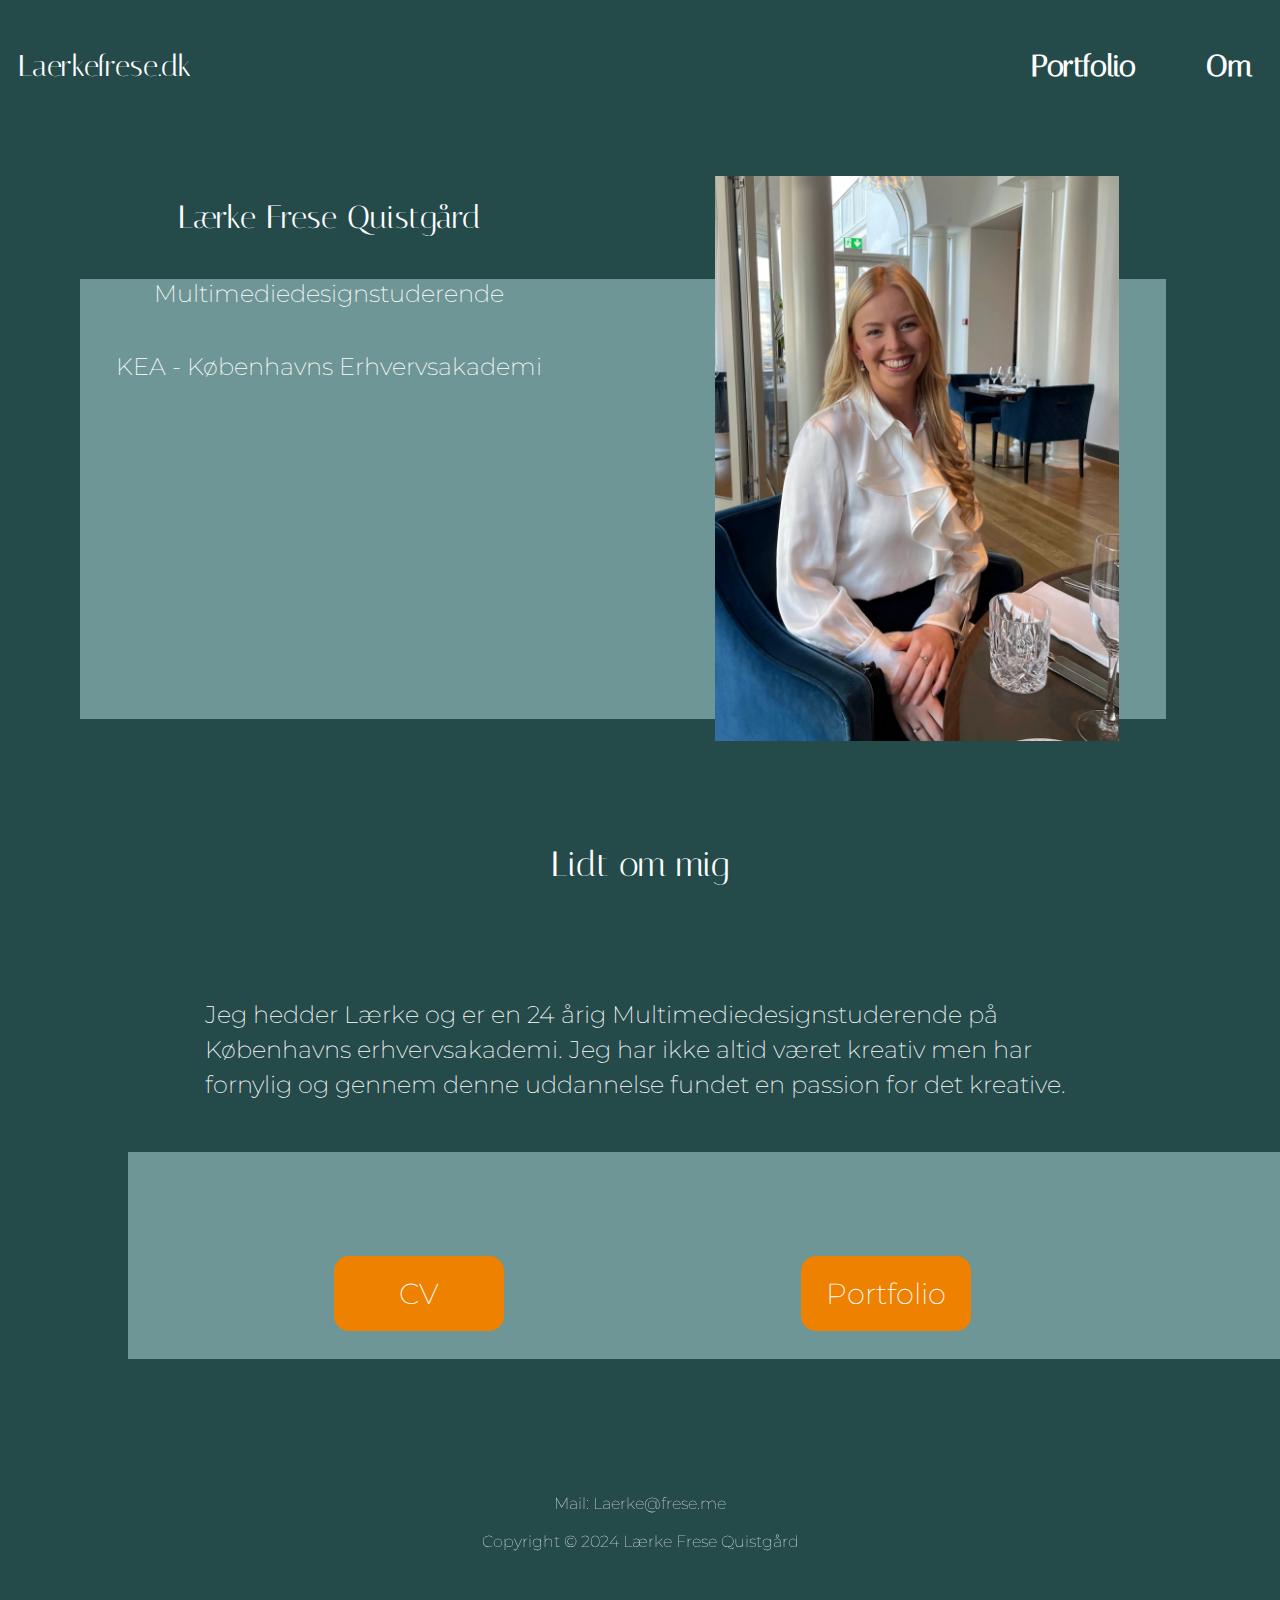
<file: index.html>
<!DOCTYPE html>
<html lang="da">

<head>
    <meta charset="UTF-8">
    <meta name="viewport" content="width=device-width, initial-scale=1.0">
    <meta name="robots" content="noindex">
    <link rel="preconnect" href="https://fonts.googleapis.com">
    <link rel="preconnect" href="https://fonts.gstatic.com" crossorigin>
    <link href="https://fonts.googleapis.com/css2?family=Italiana&display=swap" rel="stylesheet">
    <link rel="preconnect" href="https://fonts.googleapis.com">
    <link rel="preconnect" href="https://fonts.gstatic.com" crossorigin>
    <link
        href="https://fonts.googleapis.com/css2?family=Italiana&family=Montserrat:ital,wght@0,100..900;1,100..900&display=swap"
        rel="stylesheet">
    <title>Lærkes Portfolie</title>
    <link rel="stylesheet" href="generel.css">
    <link rel="stylesheet" href="style.css">
</head>

<body>
    <header>
        <div class="logo">
            <a href="index.html">
                <p class="logo">Laerkefrese.dk</p>
            </a>
        </div>
        <nav>
            <ul class="menu">
                <li><a href="portfolie.html">Portfolio</a></li>
                <li><a href="om.html">Om</a></li>

            </ul>
            <div class="burger">
                <div class="line"></div>
                <div class="line"></div>
                <div class="line"></div>
            </div>
        </nav>
    </header>

    <main>
        <div class="forside_grid">
            <div>
                <div class="boks_1"></div>
                <h1 class="h1_navn_forside">Lærke Frese Quistgård</h1>
                <h2 class="text">Multimediedesignstuderende</h2>
                <h2 class="text">KEA - Københavns Erhvervsakademi</h2>
            </div>
            <img class="profil_bil_forside" src="img/forside_bil.webp" alt="">
        </div>
        <br>
        <br>
        <br>
        <br>
        <h2 class="Lidt_om_h2">Lidt om mig</h2>
        <div class="boks_2"></div>
        <p class="om_mig_tekst_forside">Jeg hedder Lærke og er en 24 årig Multimediedesignstuderende på Københavns
            erhvervsakademi. Jeg har ikke altid været kreativ men har fornylig og gennem denne uddannelse fundet en
            passion for det kreative.</p>
        <div class="knapper">
            <div class="knap_1">
                <a href="om.html">CV</a>
            </div>
            <div class="knap_2">
                <a href="portfolie.html">Portfolio</a>
            </div>
        </div>
    </main>
    <br>
    <br>
    <br>
    <br>
    <br>
    <br>
    <br>
    <footer>
        <p>Mail: Laerke@frese.me
            <br>
            <br>
            Copyright © 2024 Lærke Frese Quistgård
        </p>
    </footer>
    <script src="menu.js"></script>
</body>

</html>
</file>
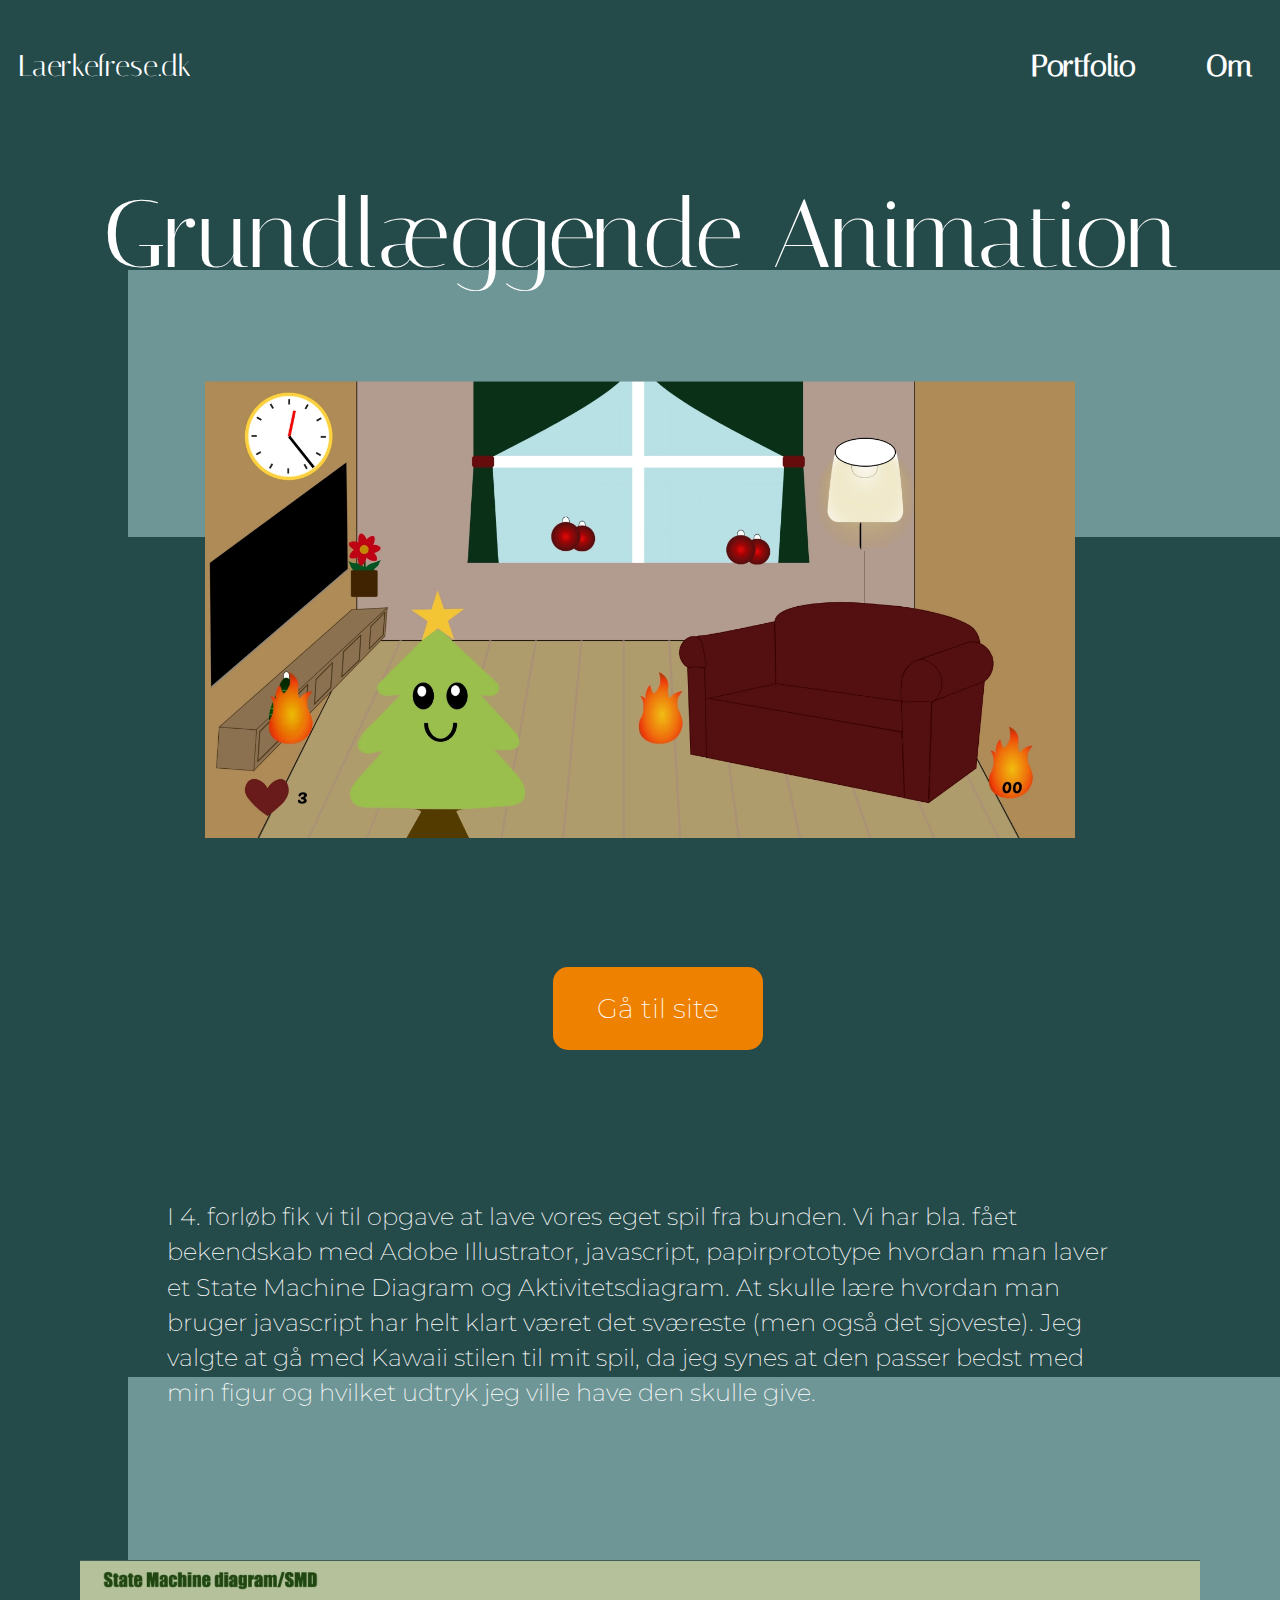
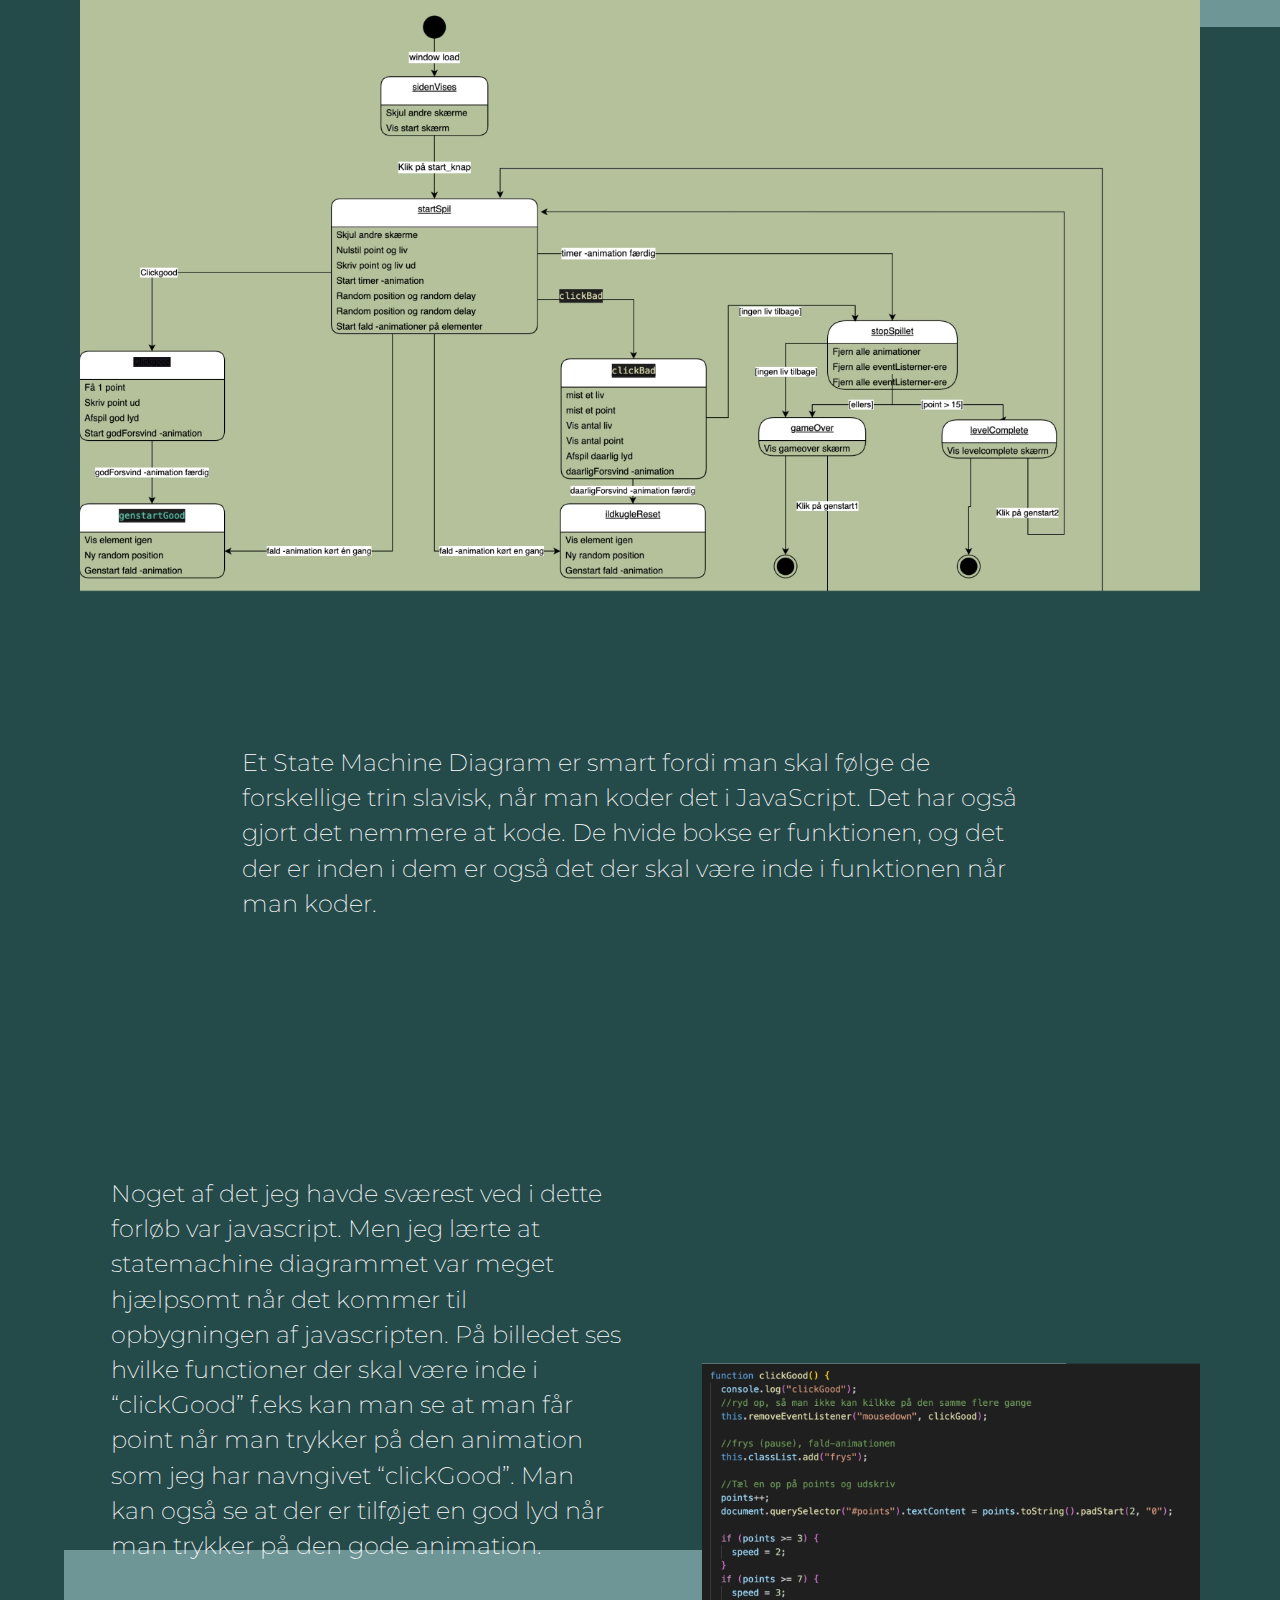
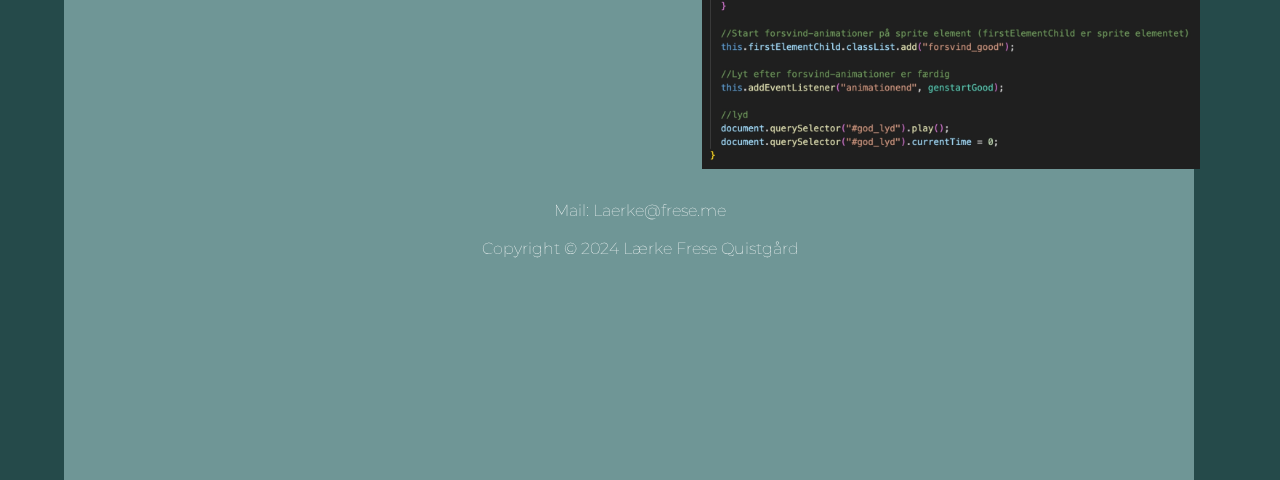
<file: grundlaeggende_animation.html>
<!DOCTYPE html>
<html lang="da">

<head>
    <meta charset="UTF-8">
    <meta name="viewport" content="width=device-width, initial-scale=1.0">
    <meta name="robots" content="noindex">
    <link rel="preconnect" href="https://fonts.googleapis.com">
    <link rel="preconnect" href="https://fonts.gstatic.com" crossorigin>
    <link href="https://fonts.googleapis.com/css2?family=Italiana&display=swap" rel="stylesheet">
    <link rel="preconnect" href="https://fonts.googleapis.com">
    <link rel="preconnect" href="https://fonts.gstatic.com" crossorigin>
    <link
        href="https://fonts.googleapis.com/css2?family=Italiana&family=Montserrat:ital,wght@0,100..900;1,100..900&display=swap"
        rel="stylesheet">
    <title>Lærkes Portfolie</title>
    <link rel="stylesheet" href="generel.css">
    <link rel="stylesheet" href="style.css">
</head>

<body>
    <header>
        <div class="logo">
            <a href="index.html">
                <p class="logo">Laerkefrese.dk</p>
            </a>
        </div>
        <nav>
            <ul class="menu">
                <li><a href="portfolie.html">Portfolio</a></li>
                <li><a href="om.html">Om</a></li>

            </ul>
            <div class="burger">
                <div class="line"></div>
                <div class="line"></div>
                <div class="line"></div>
            </div>
        </nav>
    </header>

    <main>
        <h1 class="grundlaeggende_animation_overskrift">Grundlæggende Animation</h1>
        <div class="boks_grundlaeggende_animation_1"></div>
        <img class="img_animation_1" src="img/img_animation_1.webp" alt="">
        <div class="knap_til_spil">
            <a href="https://laerkefrese.dk/kea/04_animation/website/index.html">Gå til site</a>
        </div>
        <div class="boks_grundlaeggende_animation_2"></div>
        <p class="animation_tekst_1">I 4. forløb fik vi til opgave at lave vores eget spil fra bunden. Vi har bla. fået
            bekendskab med Adobe
            Illustrator,
            javascript, papirprototype hvordan man laver et State Machine Diagram og Aktivitetsdiagram. At skulle lære
            hvordan man
            bruger javascript har helt klart været det sværeste (men også det sjoveste).

            Jeg valgte at gå med Kawaii stilen til mit spil, da jeg synes at den passer bedst med min figur og hvilket
            udtryk jeg
            ville have den skulle give.
        </p>
        <img class="img_animation_2" src="img/img_animation_2.webp" alt="">
        <p class="animation_tekst_2">Et State Machine Diagram er smart fordi man skal følge de forskellige trin slavisk,
            når man koder det i
            JavaScript. Det
            har også gjort det nemmere at kode. De hvide bokse er funktionen, og det der er inden i dem er også det der
            skal være
            inde i funktionen når man koder.</p>
        <div class="boks_grundlaeggende_animation_3"></div>
        <div class="grid_animation_1">
            <img class="img_animation_3 order" src="img/img_animation_3.webp" alt="">
            <p class="animation_tekst_3">Noget af det jeg havde sværest ved i dette forløb var javascript. Men jeg lærte
                at statemachine diagrammet var meget
                hjælpsomt når det kommer til opbygningen af javascripten. På billedet ses hvilke functioner der skal
                være inde i
                “clickGood” f.eks kan man se at man får point når man trykker på den animation som jeg har navngivet
                “clickGood”. Man
                kan også se at der er tilføjet en god lyd når man trykker på den gode animation.</p>
        </div>
    </main>
    <footer>
        <p>Mail: Laerke@frese.me
            <br>
            <br>
            Copyright © 2024 Lærke Frese Quistgård
        </p>
    </footer>
    <script src="menu.js"></script>
</body>

</html>
</file>
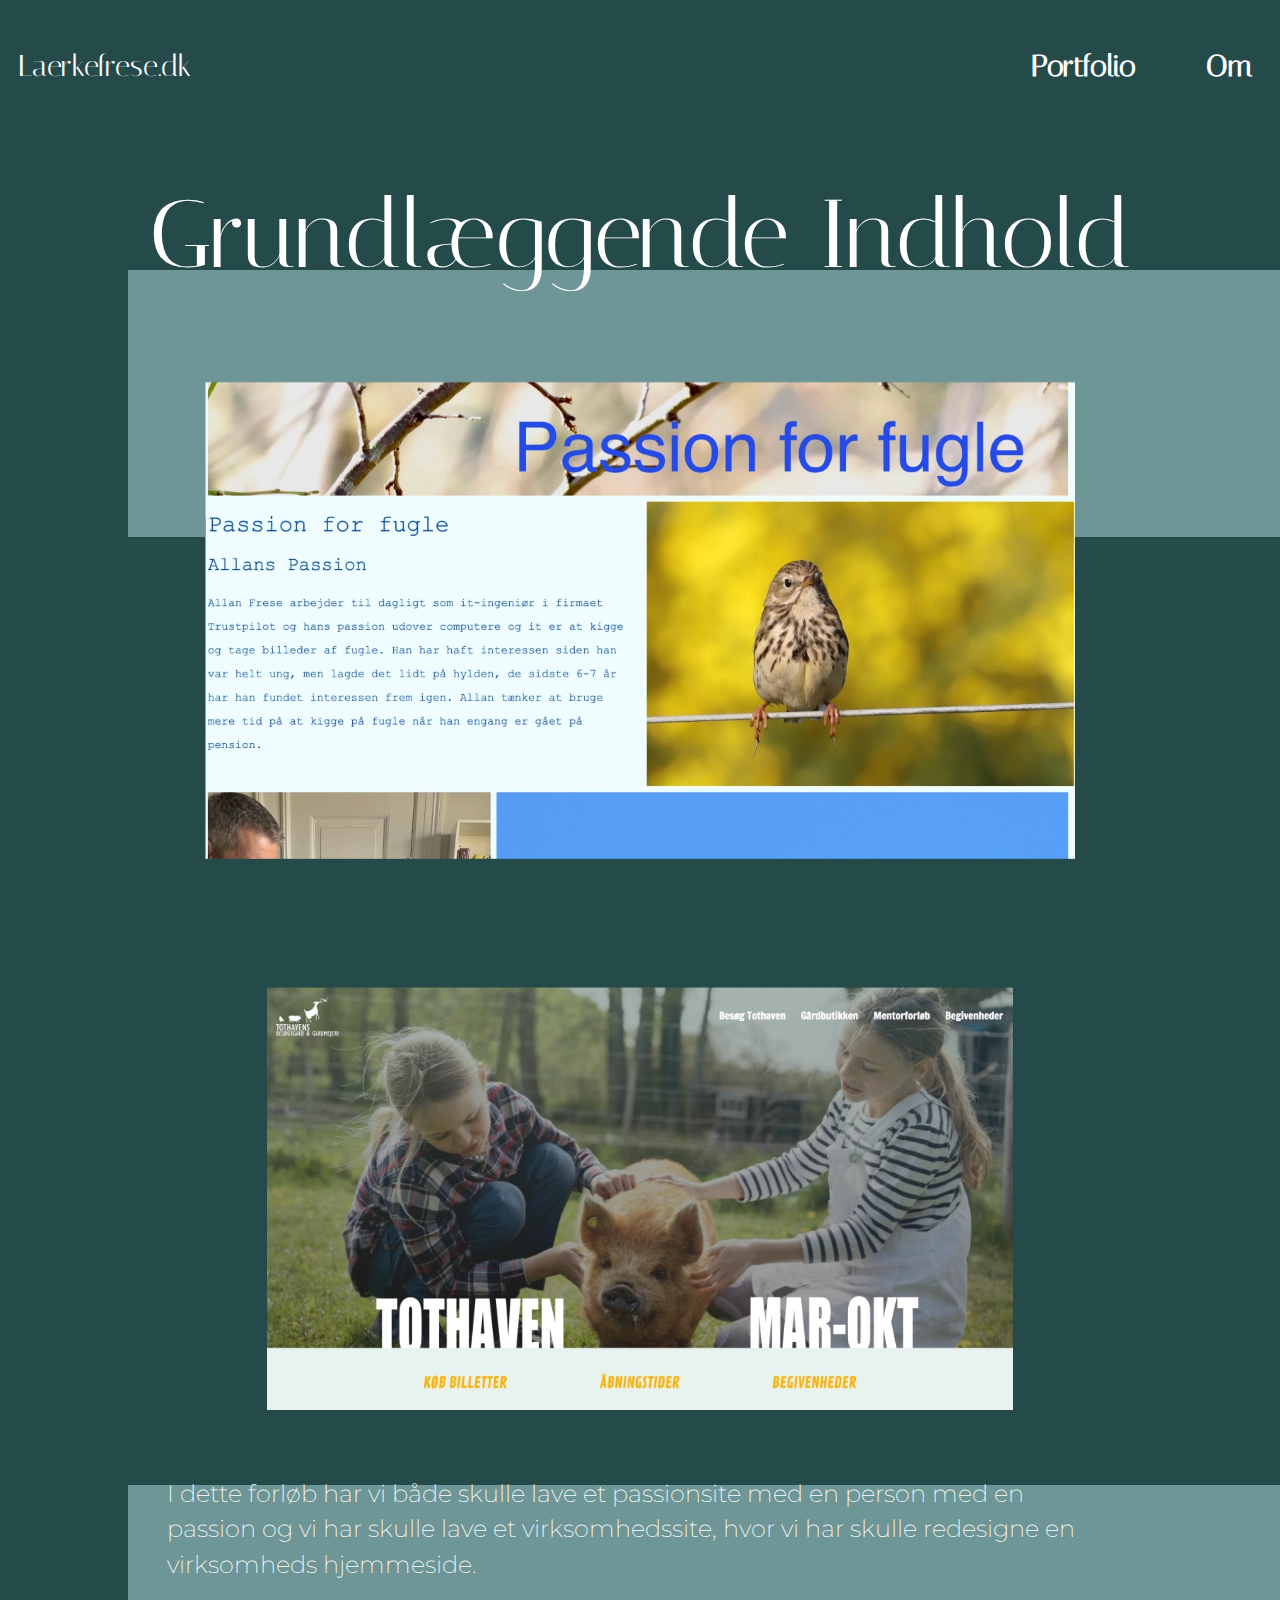
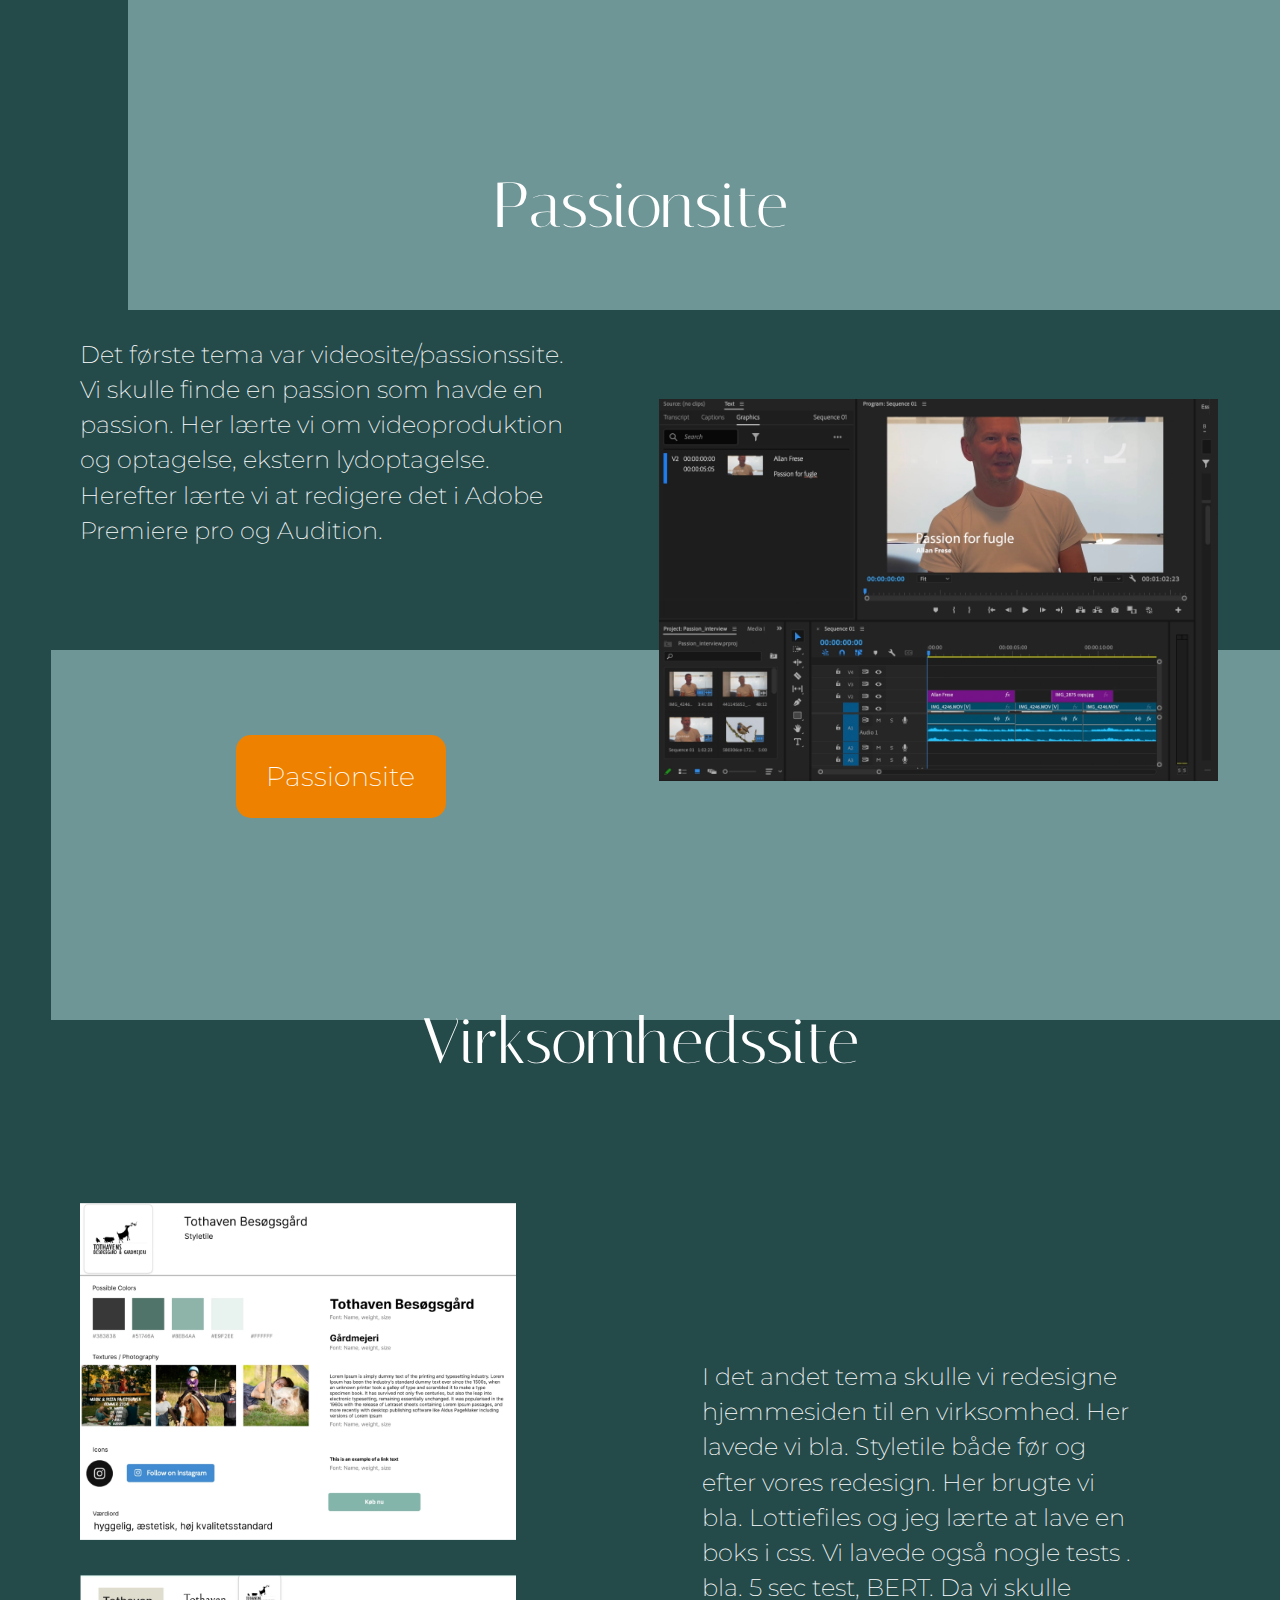
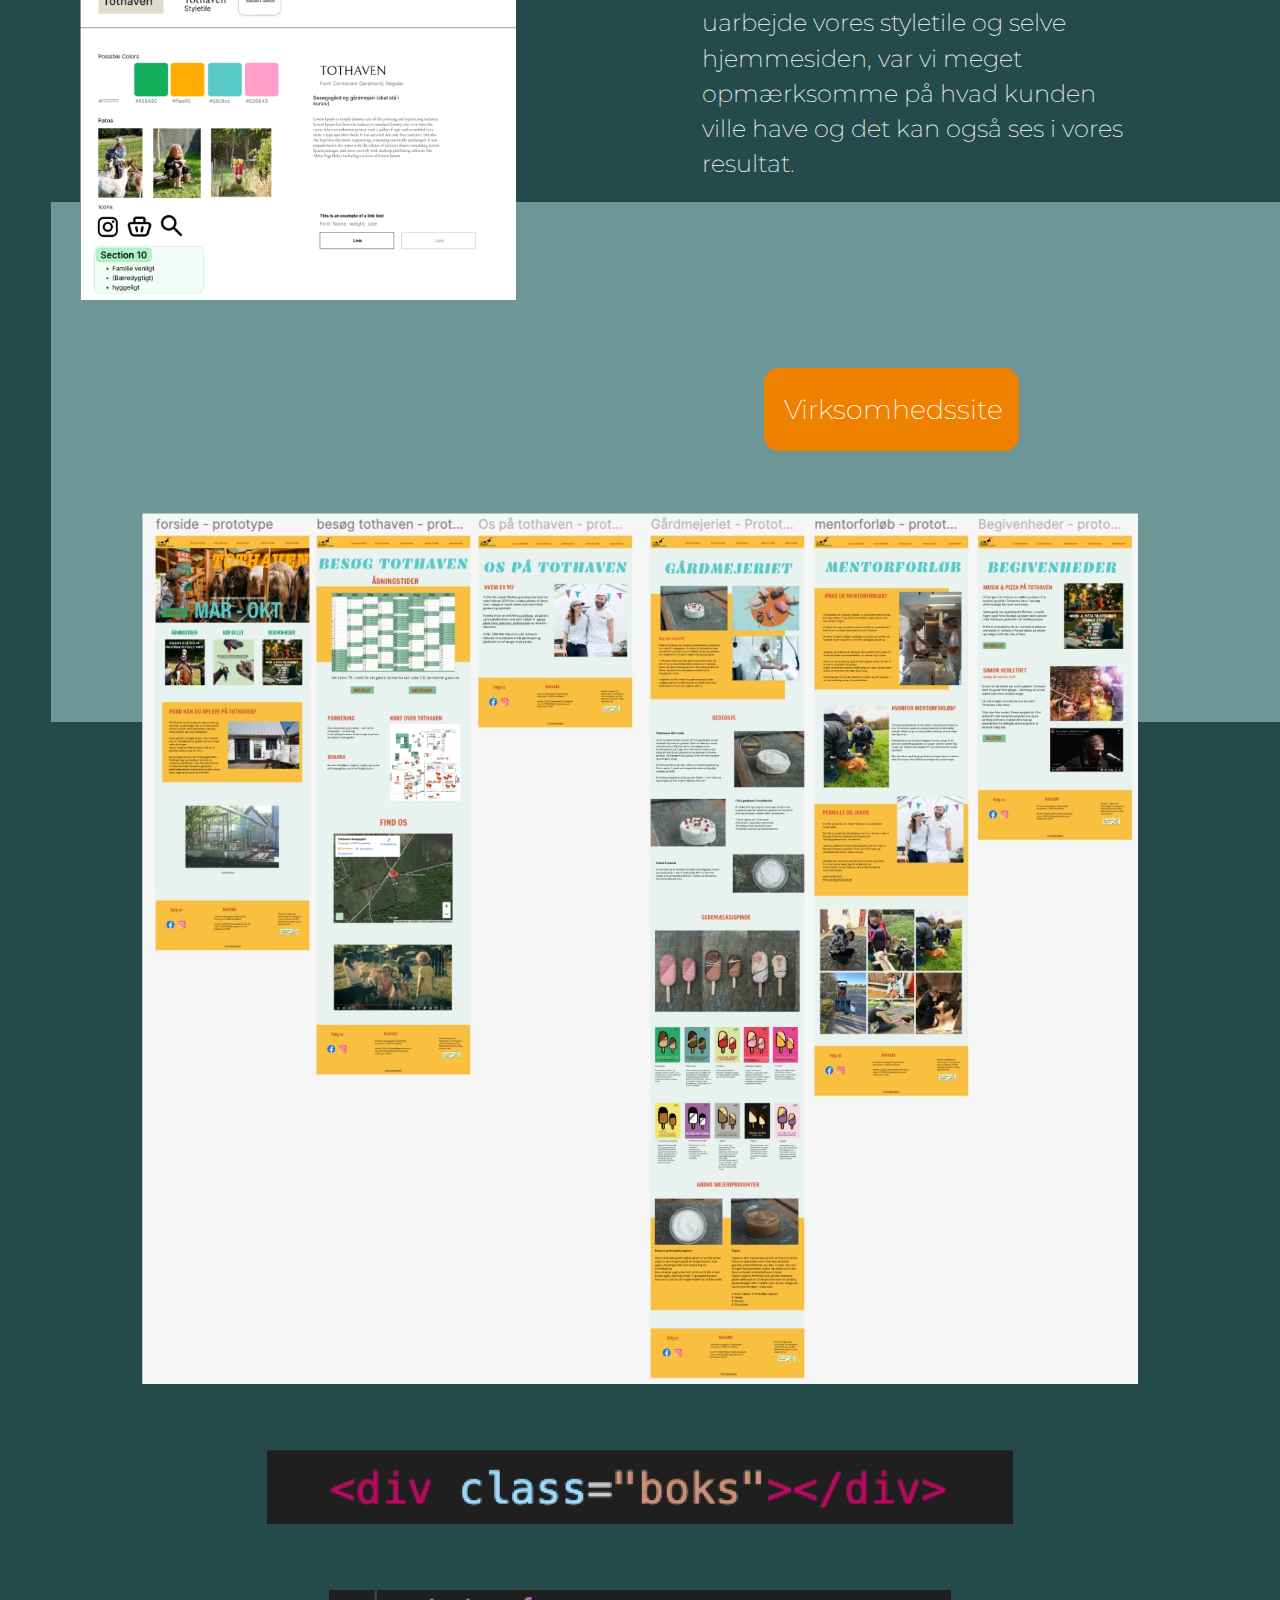
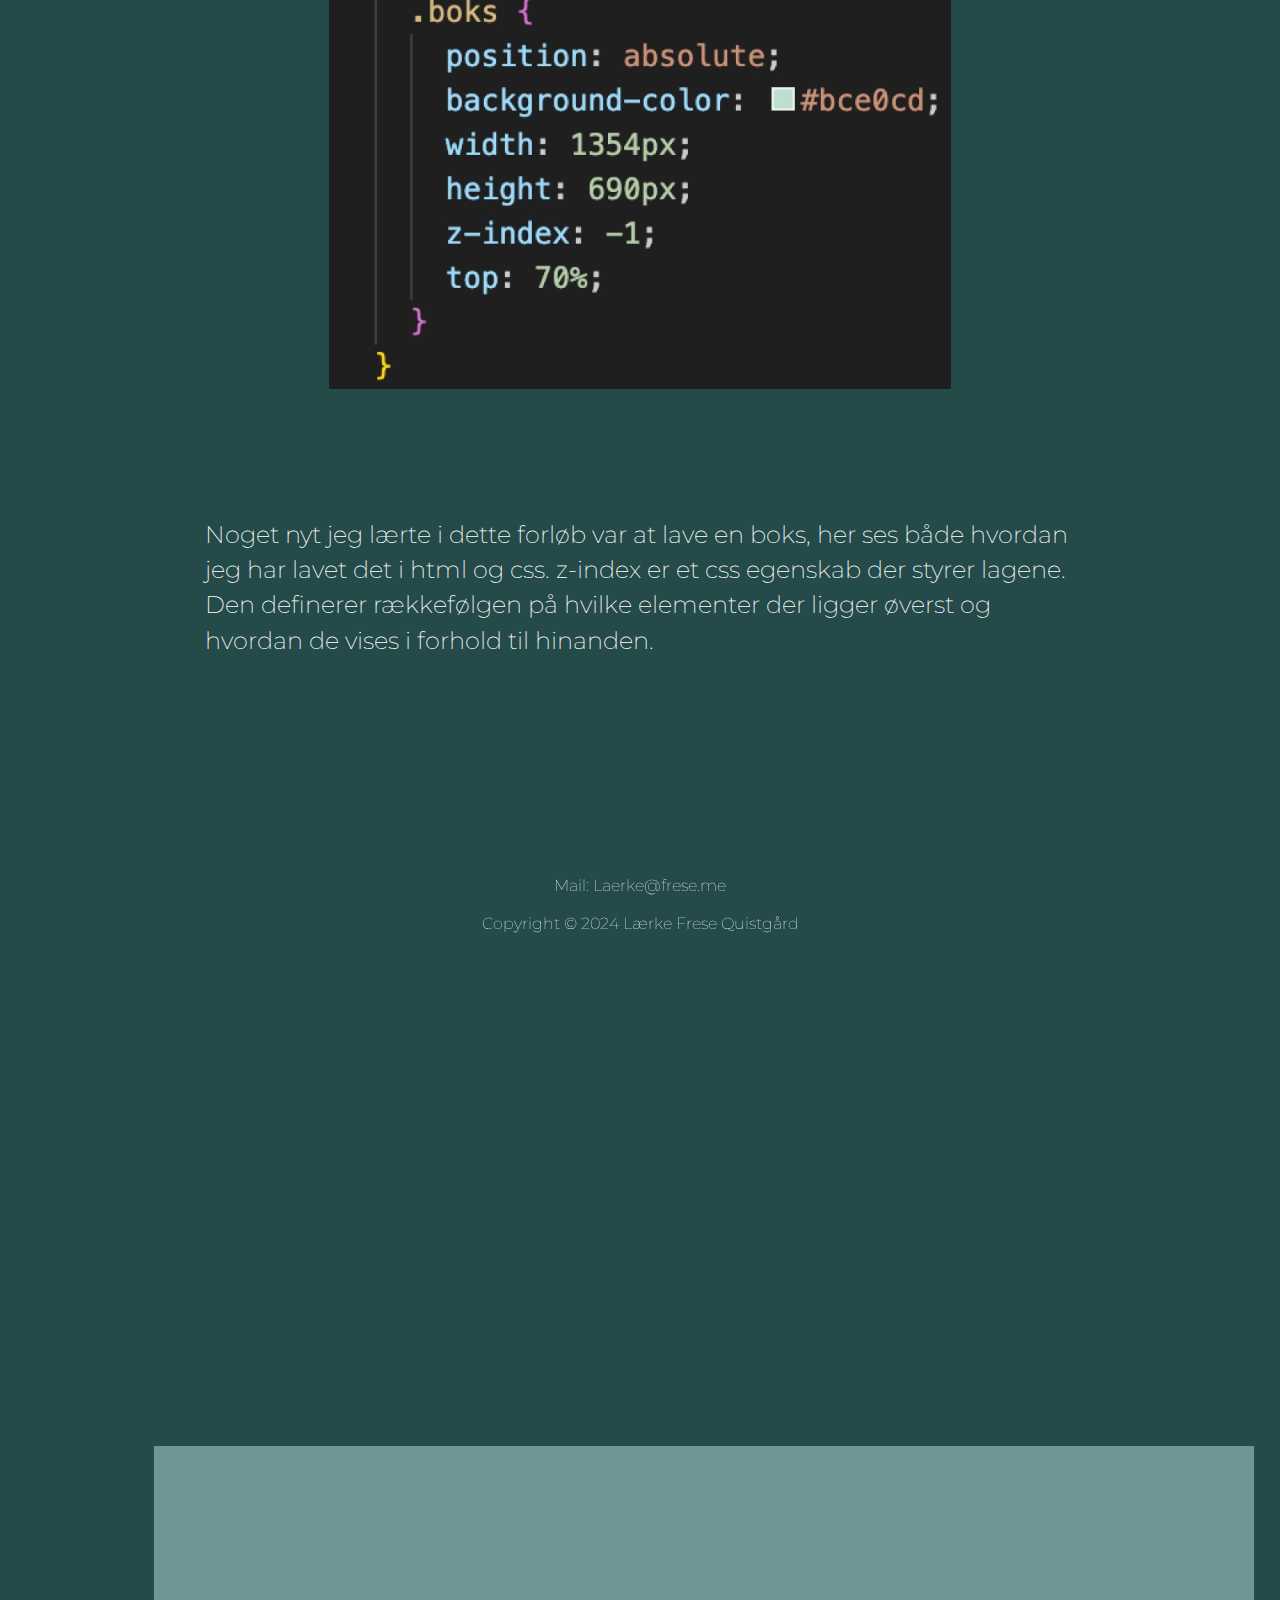
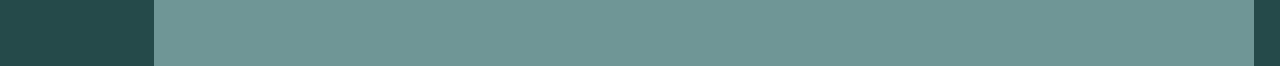
<file: grundlaeggende_indhold.html>
<!DOCTYPE html>
<html lang="da">

<head>
    <meta charset="UTF-8">
    <meta name="viewport" content="width=device-width, initial-scale=1.0">
    <meta name="robots" content="noindex">
    <link rel="preconnect" href="https://fonts.googleapis.com">
    <link rel="preconnect" href="https://fonts.gstatic.com" crossorigin>
    <link href="https://fonts.googleapis.com/css2?family=Italiana&display=swap" rel="stylesheet">
    <link rel="preconnect" href="https://fonts.googleapis.com">
    <link rel="preconnect" href="https://fonts.gstatic.com" crossorigin>
    <link
        href="https://fonts.googleapis.com/css2?family=Italiana&family=Montserrat:ital,wght@0,100..900;1,100..900&display=swap"
        rel="stylesheet">
    <title>Lærkes Portfolie</title>
    <link rel="stylesheet" href="generel.css">
    <link rel="stylesheet" href="style.css">
</head>

<body>
    <header>
        <div class="logo">
            <a href="index.html">
                <p class="logo">Laerkefrese.dk</p>
            </a>
        </div>
        <nav>
            <ul class="menu">
                <li><a href="portfolie.html">Portfolio</a></li>
                <li><a href="om.html">Om</a></li>

            </ul>
            <div class="burger">
                <div class="line"></div>
                <div class="line"></div>
                <div class="line"></div>
            </div>
        </nav>
    </header>

    <main>
        <h1 class="indhold_overskrift">Grundlæggende Indhold</h1>
        <div class="boks_indhold_1"></div>
        <img class="img_indhold_1" src="img/img_indhold_1.webp" alt="">
        <img class="img_indhold_2" src="img/img_indhold_2.webp" alt="">
        <div class="boks_indhold_2"></div>
        <p class="indhold_tekst_1">I dette forløb har vi både skulle lave et passionsite med en person med en passion og
            vi har skulle lave et
            virksomhedssite, hvor vi har skulle redesigne en virksomheds hjemmeside.</p>
        <h2 class="passionsite_h2">Passionsite</h2>
        <div class="grid_indhold_1">
            <img class="img_indhold_3 order" src="img/img_indhold_3.webp" alt="">
            <div class="boks_indhold_3"></div>
            <div>
                <p class="indhold_tekst_2">Det første tema var videosite/passionssite. Vi skulle finde en passion som
                    havde
                    en passion. Her lærte vi
                    om
                    videoproduktion og optagelse, ekstern lydoptagelse. Herefter lærte vi at redigere det i Adobe
                    Premiere
                    pro og Audition.</p>
                <div class="knap_passionsite">
                    <a href="https://laerkefrese.dk/kea/05_indhold/passion_website/index.html">Passionsite</a>
                </div>
            </div>
        </div>
        <h2 class="virksomhedssite_h2">Virksomhedssite</h2>
        <div class="grid_indhold_2">
            <div>
                <img class="img_indhold_4" src="img/img_indhold_4.webp" alt="">
                <img class="img_indhold_5" src="img/img_indhold_5.webp" alt="">
            </div>
            <div>
                <div class="boks_indhold_4"></div>
                <p class="indhold_tekst_3">I det andet tema skulle vi redesigne hjemmesiden til en virksomhed. Her
                    lavede vi bla. Styletile både før og efter vores
                    redesign. Her brugte vi bla. Lottiefiles og jeg lærte at lave en boks i css. Vi lavede også nogle
                    tests . bla. 5 sec
                    test, BERT.
                    Da vi skulle uarbejde vores styletile og selve hjemmesiden, var vi meget opmærksomme på hvad kunden
                    ville have og det
                    kan også ses i vores resultat.</p>
                <div class="knap_virksomhedssite">
                    <a href="http://laerkefrese.dk/kea/05_indhold/Tohaven-1/index.html">Virksomhedssite</a>
                </div>
            </div>
        </div>
        <img class="img_indhold_6" src="img/img_indhold_6.webp" alt="">
        <img class="img_indhold_7" src="img/img_indhold_7.webp" alt="">
        <img class="img_indhold_8" src="img/img_indhold_8.webp" alt="">
        <div class="boks_indhold_5"></div>
        <p class="indhold_tekst_4">Noget nyt jeg lærte i dette forløb var at lave en boks, her ses både hvordan jeg har
            lavet det i html og css.
            z-index er et css egenskab der styrer lagene. Den definerer rækkefølgen på hvilke elementer der ligger
            øverst og hvordan
            de vises i forhold til hinanden. </p>
    </main>

    <footer>
        <p>Mail: Laerke@frese.me
            <br>
            <br>
            Copyright © 2024 Lærke Frese Quistgård
        </p>
    </footer>
    <script src="menu.js"></script>
</body>

</html>
</file>
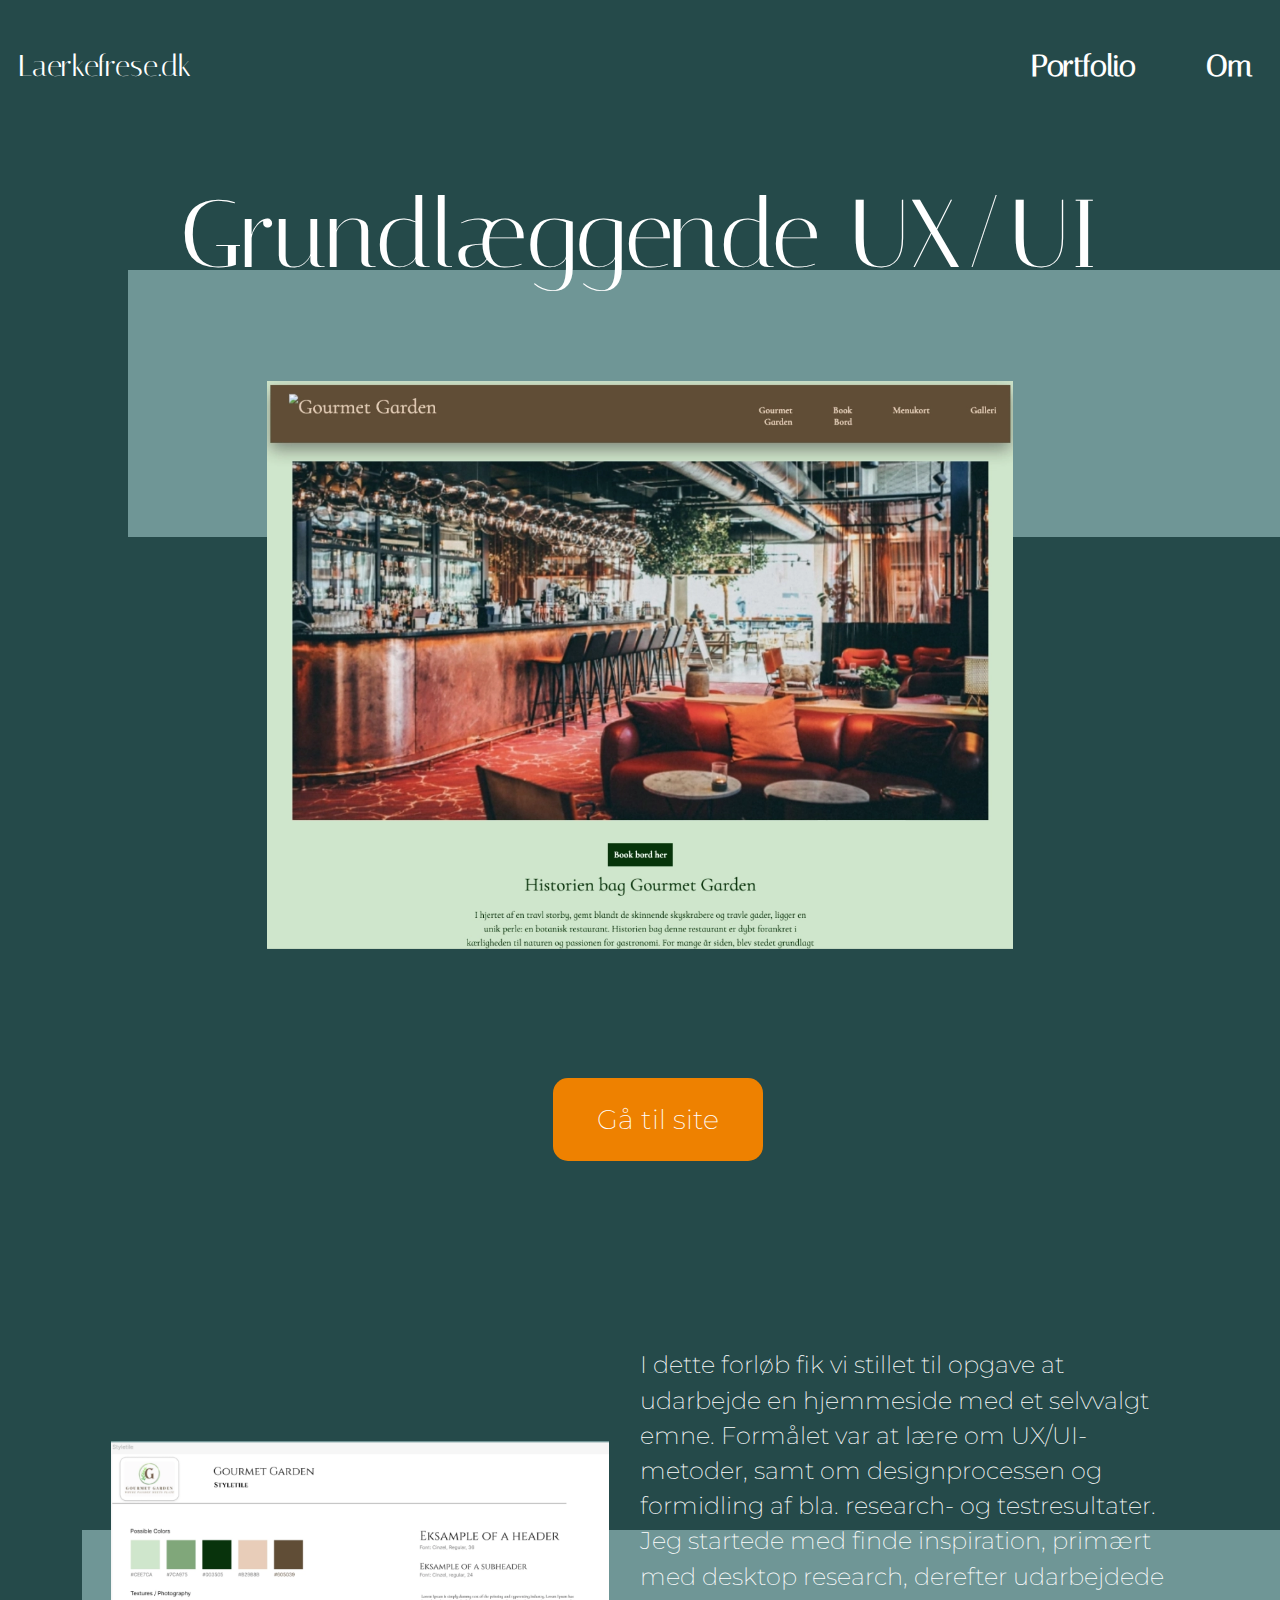
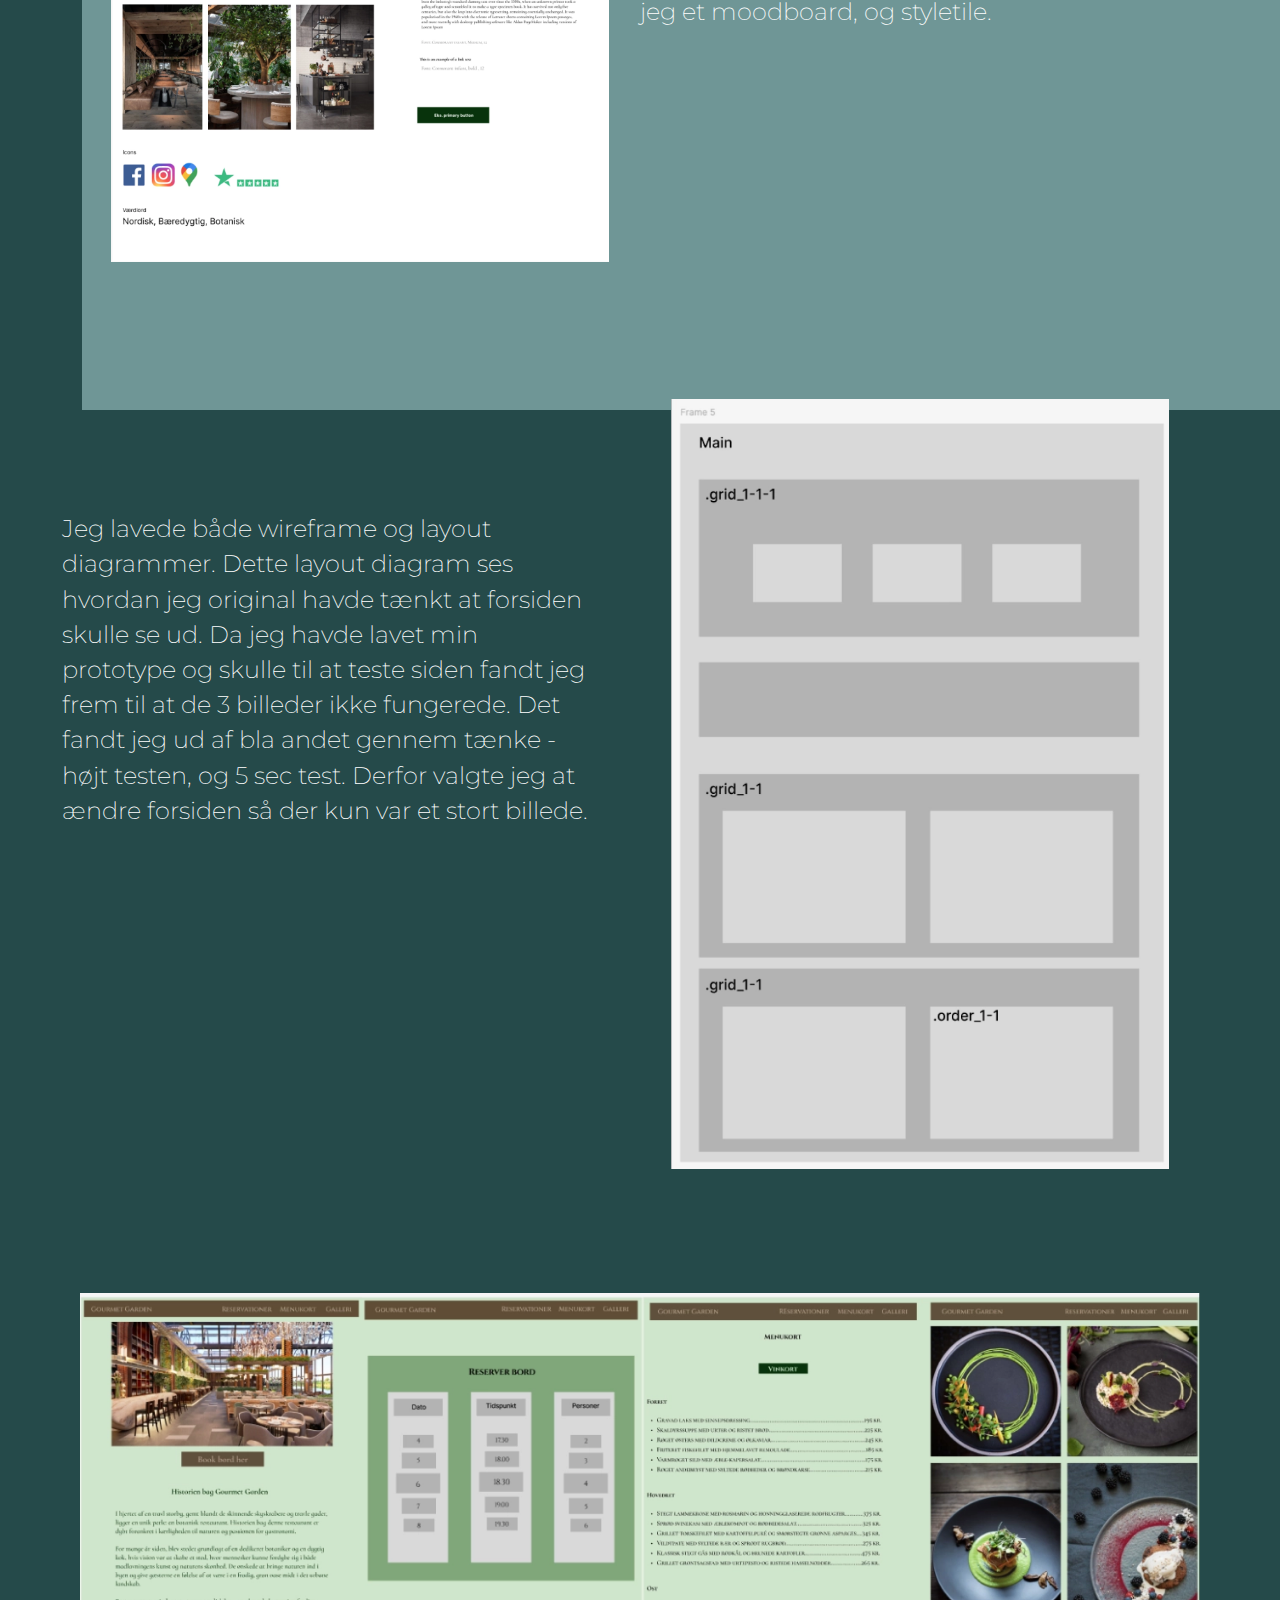
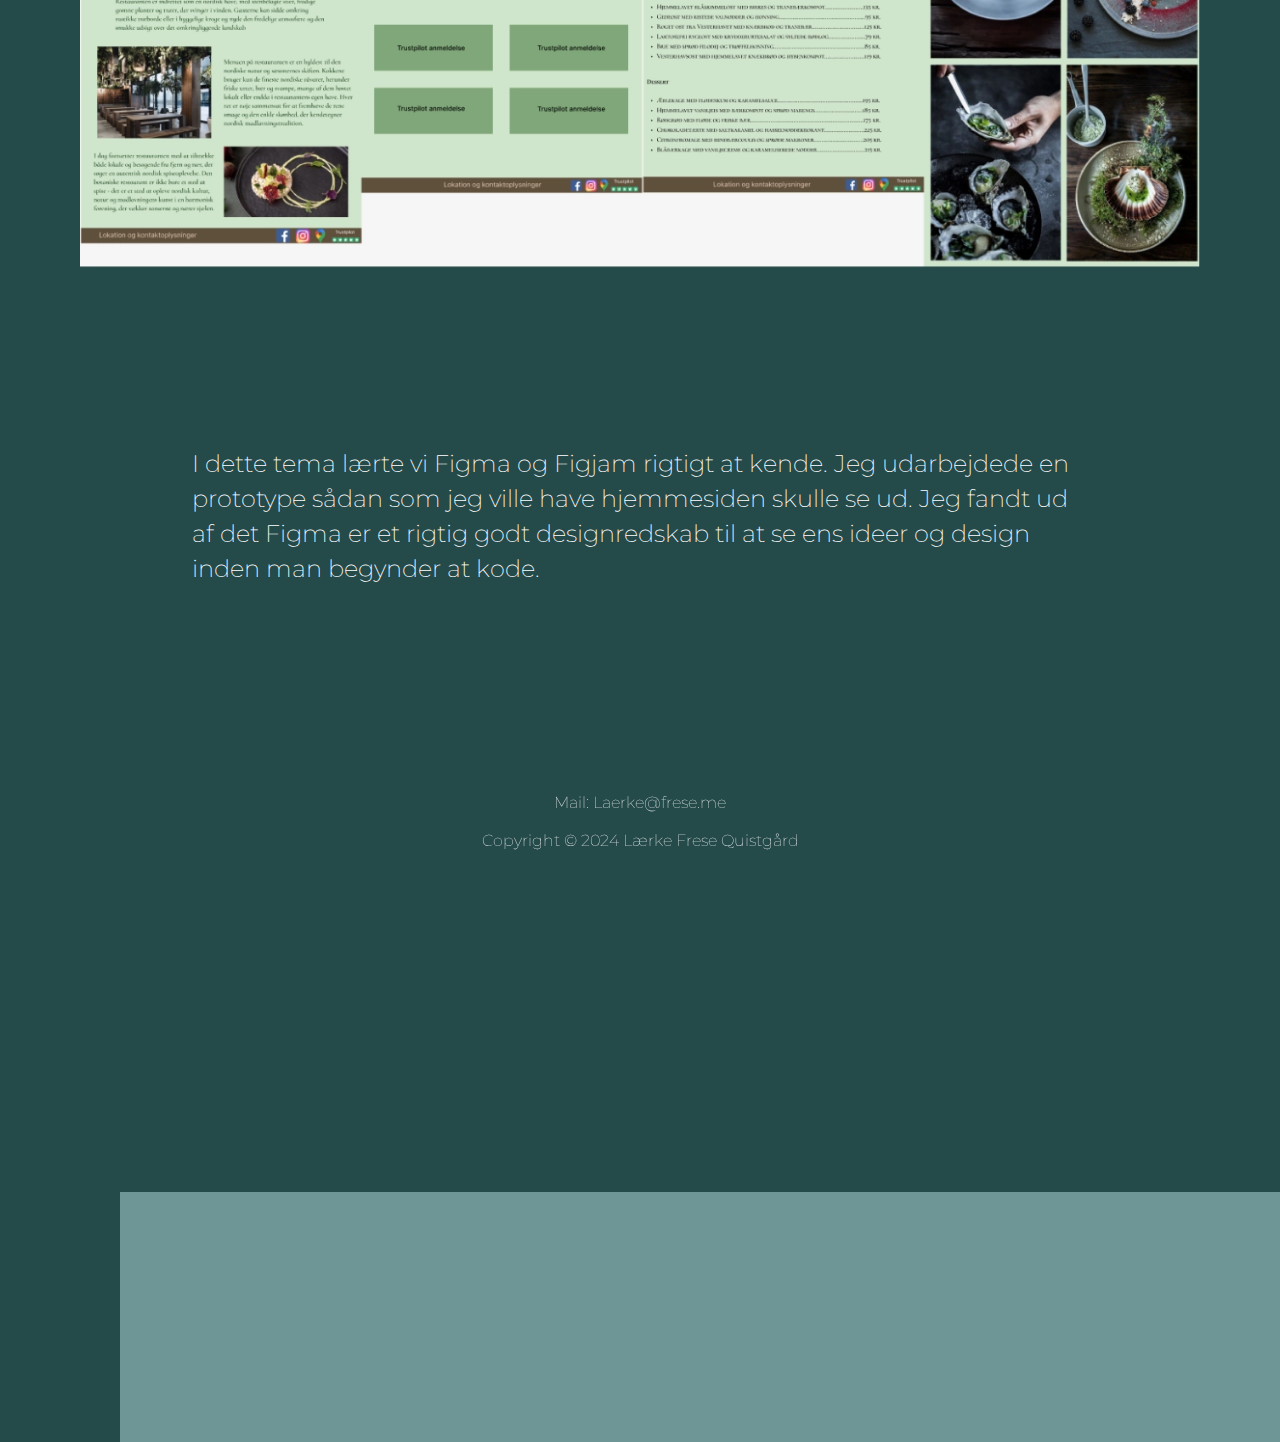
<file: grundlaeggende_ux-ui.html>
<!DOCTYPE html>
<html lang="da">

<head>
    <meta charset="UTF-8">
    <meta name="viewport" content="width=device-width, initial-scale=1.0">
    <meta name="robots" content="noindex">
    <link rel="preconnect" href="https://fonts.googleapis.com">
    <link rel="preconnect" href="https://fonts.gstatic.com" crossorigin>
    <link href="https://fonts.googleapis.com/css2?family=Italiana&display=swap" rel="stylesheet">
    <link rel="preconnect" href="https://fonts.googleapis.com">
    <link rel="preconnect" href="https://fonts.gstatic.com" crossorigin>
    <link
        href="https://fonts.googleapis.com/css2?family=Italiana&family=Montserrat:ital,wght@0,100..900;1,100..900&display=swap"
        rel="stylesheet">
    <title>Lærkes Portfolie</title>
    <link rel="stylesheet" href="generel.css">
    <link rel="stylesheet" href="style.css">
</head>

<body>
    <header>
        <div class="logo">
            <a href="index.html">
                <p class="logo">Laerkefrese.dk</p>
            </a>
        </div>
        <nav>
            <ul class="menu">
                <li><a href="portfolie.html">Portfolio</a></li>
                <li><a href="om.html">Om</a></li>

            </ul>
            <div class="burger">
                <div class="line"></div>
                <div class="line"></div>
                <div class="line"></div>
            </div>
        </nav>
    </header>

    <main>
        <h1 class="grundlaeggende_ux_ui_overskrift">Grundlæggende UX/UI</h1>
        <div class="boks_grundlaeggende_ux_ui_1"></div>
        <img class="img_1_ux_ui" src="img/img_1_ux_ui.webp" alt="">
        <div class="knap_site_ux_ui">
            <a href="https://laerkefrese.dk/kea/03_uxui/website_2-prototype/">Gå til site</a>
        </div>
        <div class="ux_ui_grid_1">
            <img class="img_2_ux_ui" src="img/img_2_ux_ui.webp" alt="">
            <p class="tekst_ux_ui_1">I dette forløb fik vi stillet til opgave at udarbejde en hjemmeside med et
                selvvalgt emne. Formålet var at lære om
                UX/UI-metoder, samt om designprocessen og formidling af bla. research- og testresultater. Jeg startede
                med finde
                inspiration, primært med desktop research, derefter udarbejdede jeg et moodboard, og styletile.</p>
        </div>
        <div class="boks_grundlaeggende_ux_ui_2"></div>
        <div class="ux_ui_grid_2">
            <img class="img_3_ux_ui order" src="img/img_3_ux_ui.webp" alt="">
            <p class="tekst_ux_ui_2">Jeg lavede både wireframe og layout diagrammer. Dette layout diagram ses hvordan
                jeg original havde tænkt at forsiden
                skulle se ud. Da jeg havde lavet min prototype og skulle til at teste siden fandt jeg frem til at de 3
                billeder ikke
                fungerede. Det fandt jeg ud af bla andet gennem tænke -højt testen, og 5 sec test. Derfor valgte jeg at
                ændre forsiden
                så der kun var et stort billede.</p>
        </div>
        <img class="img_4_ux_ui" src="img/img_4_ux_ui.webp" alt="">
        <div class="boks_grundlaeggende_ux_ui_3"></div>
        <p class="tekst_ux_ui_3">I dette tema lærte vi Figma og Figjam rigtigt at kende. Jeg udarbejdede en prototype
            sådan som jeg ville have
            hjemmesiden skulle se ud. Jeg fandt ud af det Figma er et rigtig godt designredskab til at se ens ideer og
            design inden
            man begynder at kode.</p>

    </main>
    <footer>
        <p>Mail: Laerke@frese.me
            <br>
            <br>
            Copyright © 2024 Lærke Frese Quistgård
        </p>
    </footer>
    <script src="menu.js"></script>
</body>

</html>
</file>
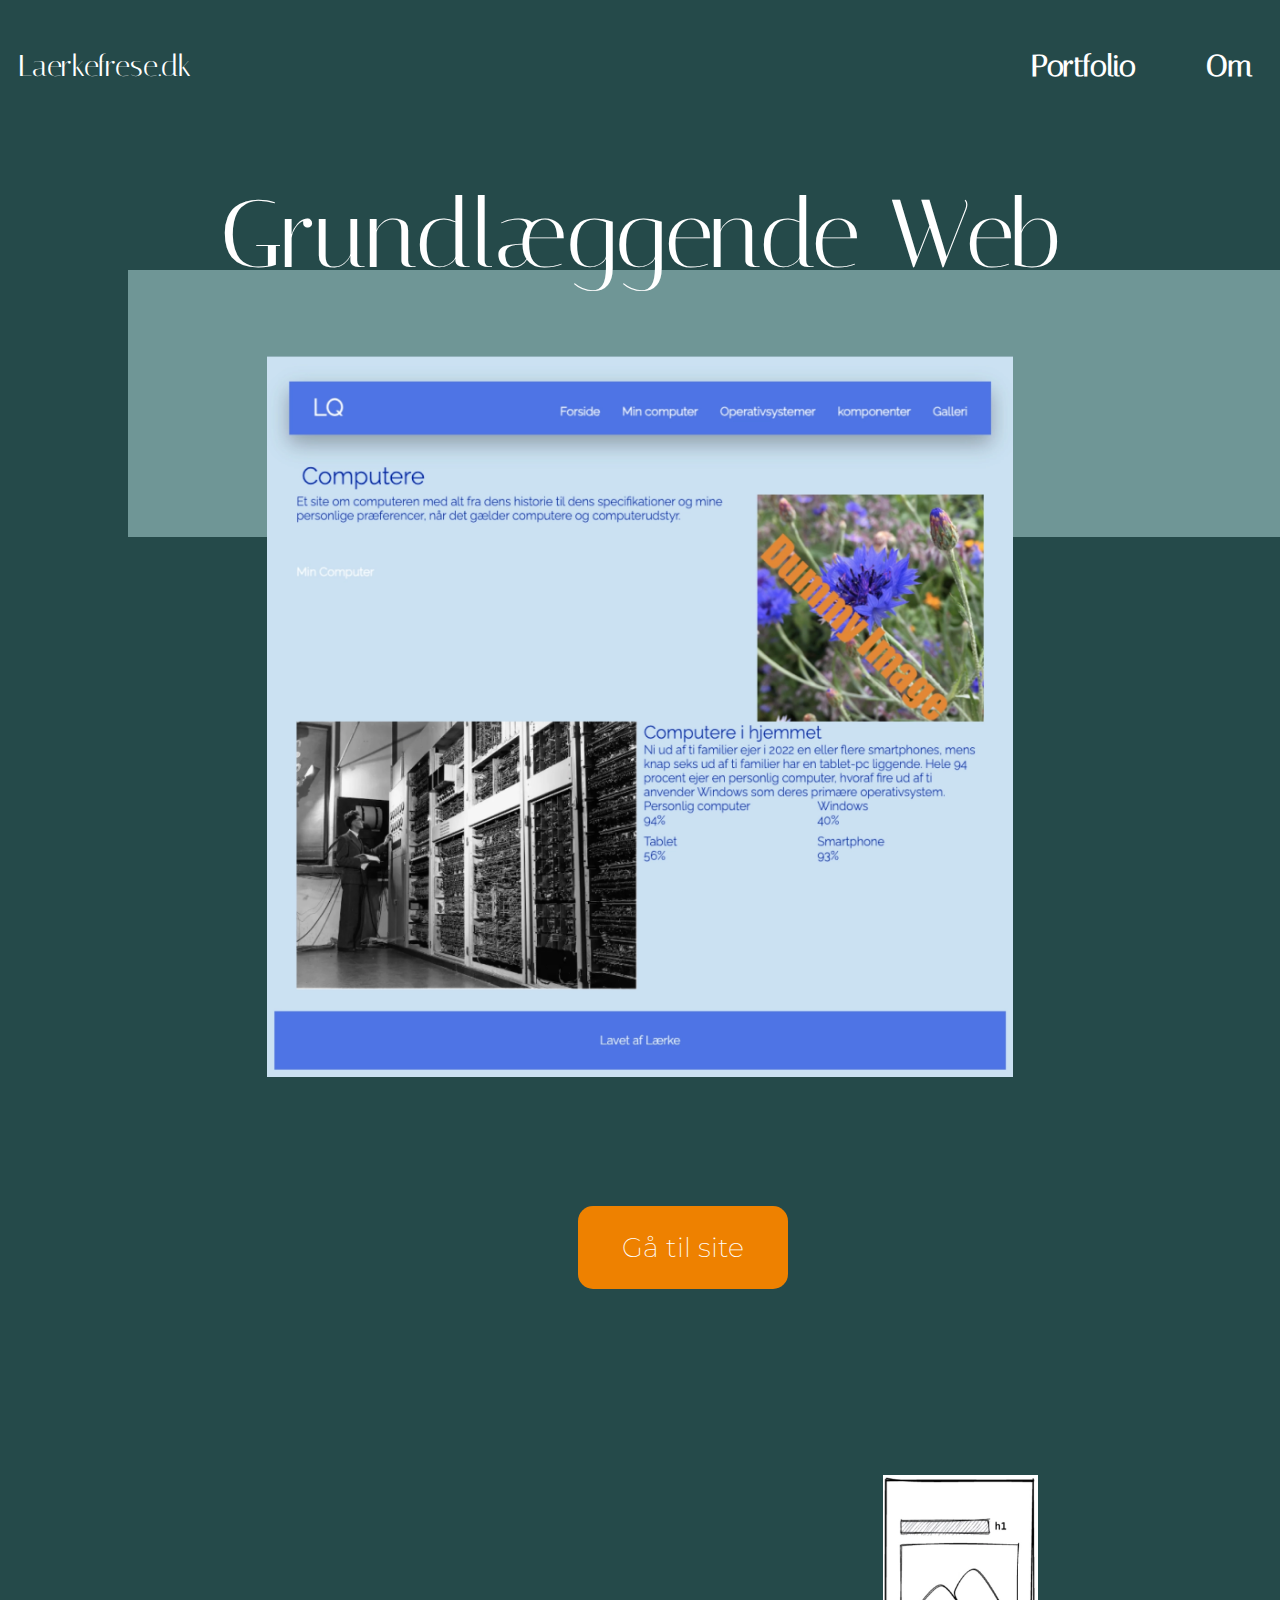
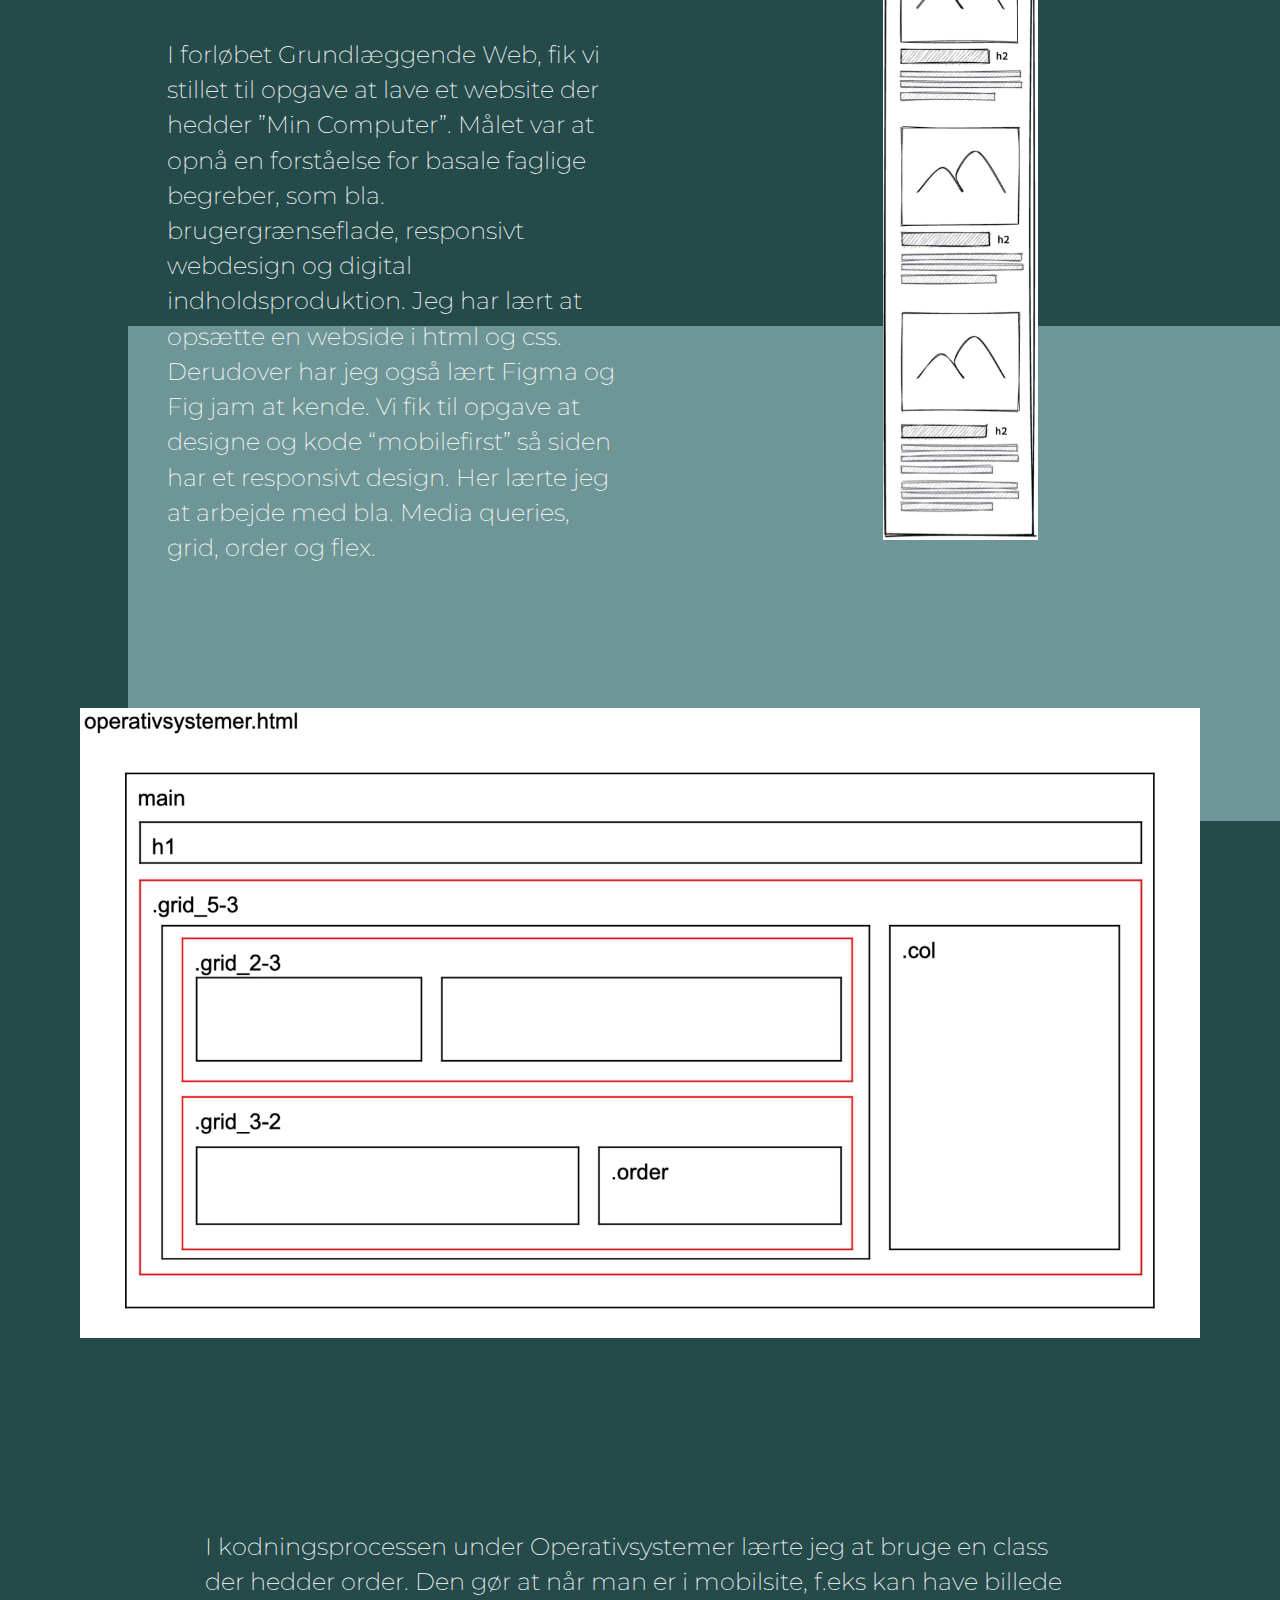
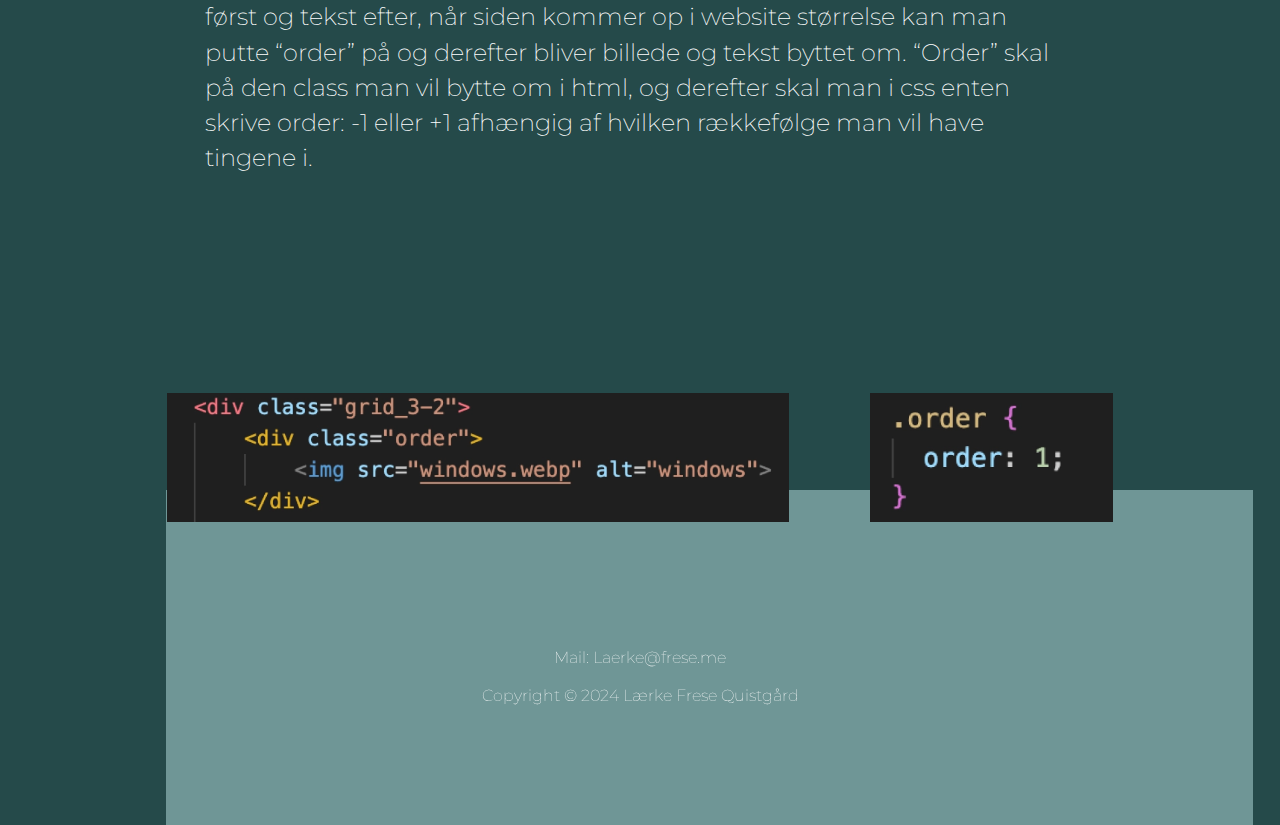
<file: grundlaeggende_web.html>
<!DOCTYPE html>
<html lang="da">

<head>
    <meta charset="UTF-8">
    <meta name="viewport" content="width=device-width, initial-scale=1.0">
    <meta name="robots" content="noindex">
    <link rel="preconnect" href="https://fonts.googleapis.com">
    <link rel="preconnect" href="https://fonts.gstatic.com" crossorigin>
    <link href="https://fonts.googleapis.com/css2?family=Italiana&display=swap" rel="stylesheet">
    <link rel="preconnect" href="https://fonts.googleapis.com">
    <link rel="preconnect" href="https://fonts.gstatic.com" crossorigin>
    <link
        href="https://fonts.googleapis.com/css2?family=Italiana&family=Montserrat:ital,wght@0,100..900;1,100..900&display=swap"
        rel="stylesheet">
    <title>Lærkes Portfolie</title>
    <link rel="stylesheet" href="generel.css">
    <link rel="stylesheet" href="style.css">
</head>

<body>
    <header>
        <div class="logo">
            <a href="index.html">
                <p class="logo">Laerkefrese.dk</p>
            </a>
        </div>
        <nav>
            <ul class="menu">
                <li><a href="portfolie.html">Portfolio</a></li>
                <li><a href="om.html">Om</a></li>

            </ul>
            <div class="burger">
                <div class="line"></div>
                <div class="line"></div>
                <div class="line"></div>
            </div>
        </nav>
    </header>

    <main>
        <h1 class="grundlaeggende_web_overskrift">Grundlæggende Web</h1>
        <div class="boks_grundlaeggende_web_1"></div>
        <img class="img_1_web" src="img/img_1_web.webp" alt="">
        <div class="knap_site_min_pc">
            <a href="https://laerkefrese.dk/kea/02_web/01_website/website/index.html">Gå til site</a>
        </div>
        <div class="web_grid_1">
            <p class="tekst_web_1">I forløbet Grundlæggende Web, fik vi stillet til opgave at lave et website der hedder
                ”Min Computer”. Målet var at opnå
                en forståelse for basale faglige begreber, som bla. brugergrænseflade, responsivt webdesign og digital
                indholdsproduktion. Jeg har lært at opsætte en webside i html og css. Derudover har jeg også lært Figma
                og Fig jam at
                kende. Vi fik til opgave at designe og kode “mobilefirst” så siden har et responsivt design. Her lærte
                jeg at arbejde
                med bla. Media queries, grid, order og flex.</p>
            <div class="boks_grundlaeggende_web_2"></div>
            <img class="img_2_web" src="img/img_2_web.webp" alt="">
        </div>
        <img class="img_3_web" src="img/img_3_web.webp" alt="">
        <div class="boks_grundlaeggende_web_3"></div>
        <p class="tekst_web_2">I kodningsprocessen under Operativsystemer lærte jeg at bruge en class der hedder order.
            Den gør at når man er i
            mobilsite, f.eks kan have billede først og tekst efter, når siden kommer op i website størrelse kan man
            putte “order” på
            og derefter bliver billede og tekst byttet om. “Order” skal på den class man vil bytte om i html, og
            derefter skal man i
            css enten skrive order: -1 eller +1 afhængig af hvilken rækkefølge man vil have tingene i.</p>
        <div class="grid_web_kode">
            <img class="img_kode1_web" src="img/img_kode1_web.webp" alt="">
            <img class="img_kode2_web" src="img/img_kode2_web.webp" alt="">
        </div>
    </main>

    <footer>
        <p>Mail: Laerke@frese.me
            <br>
            <br>
            Copyright © 2024 Lærke Frese Quistgård
        </p>
    </footer>
    <script src="menu.js"></script>
</body>

</html>
</file>
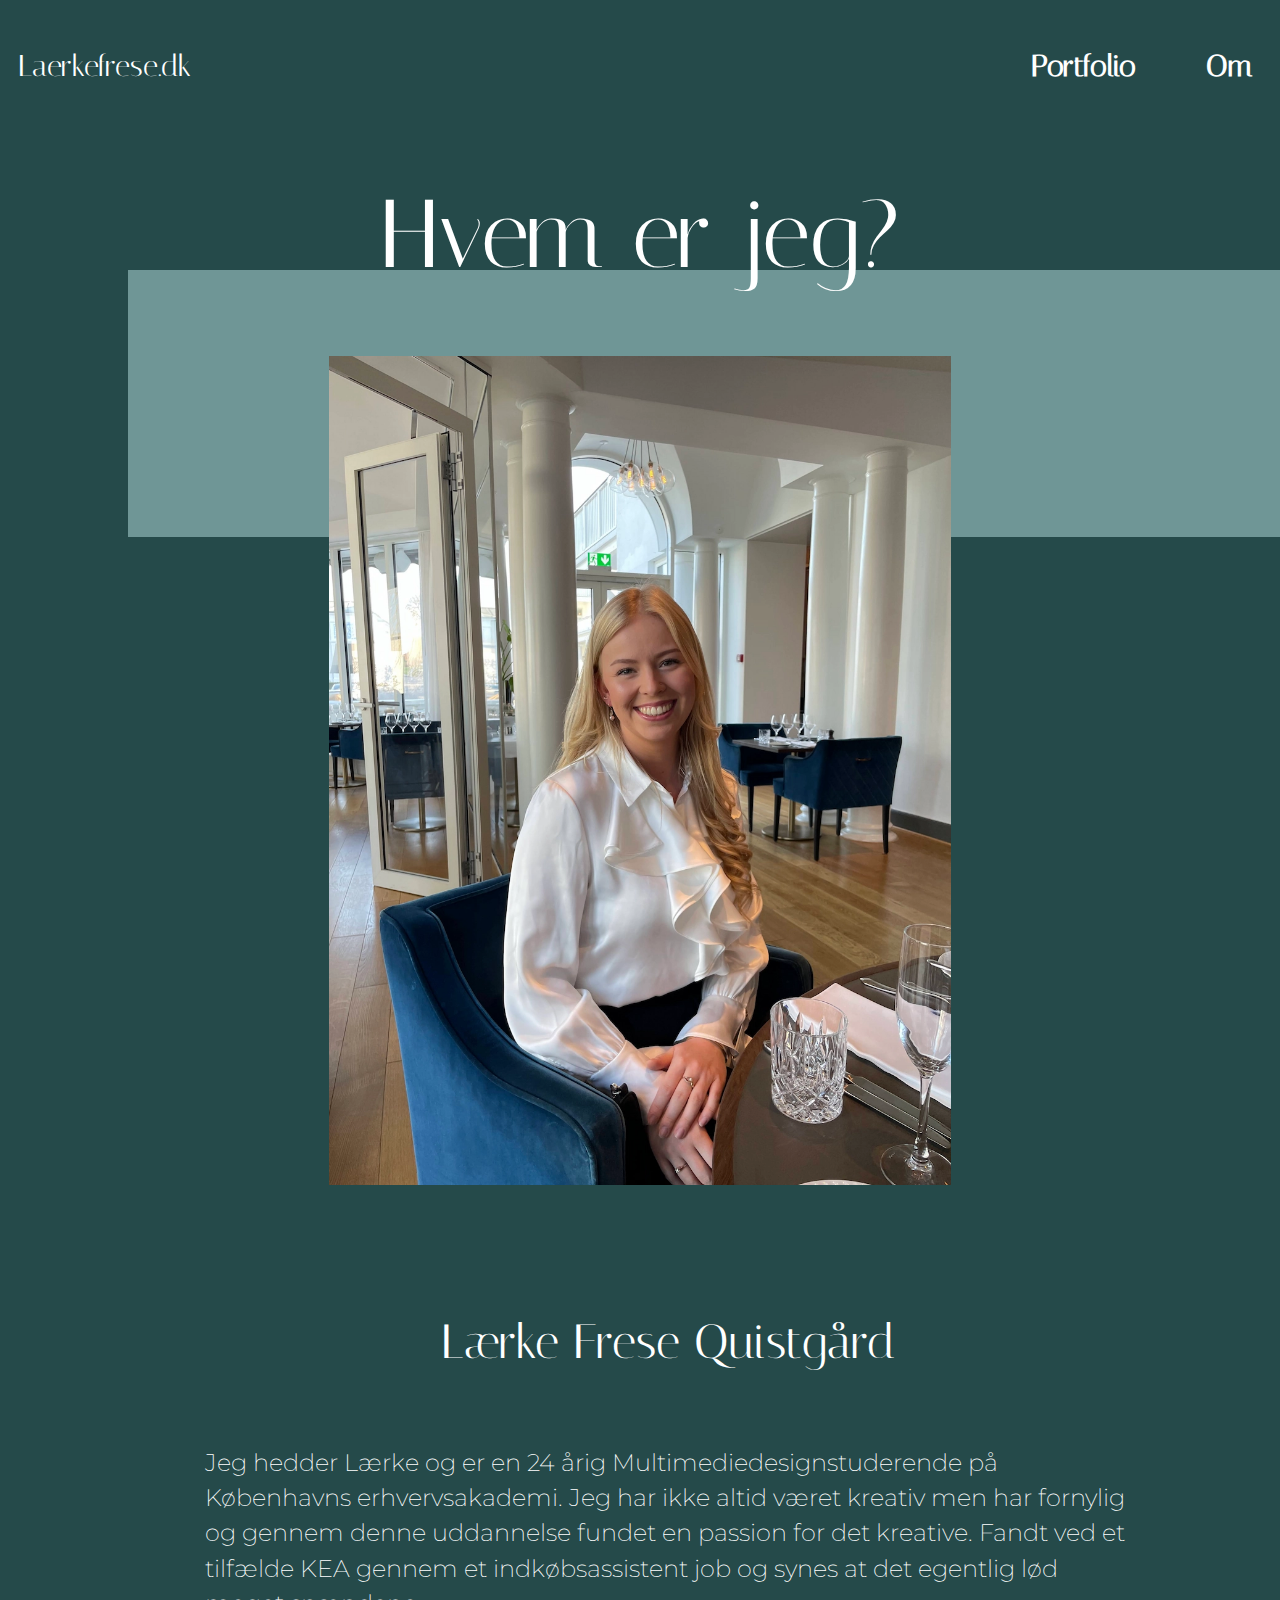
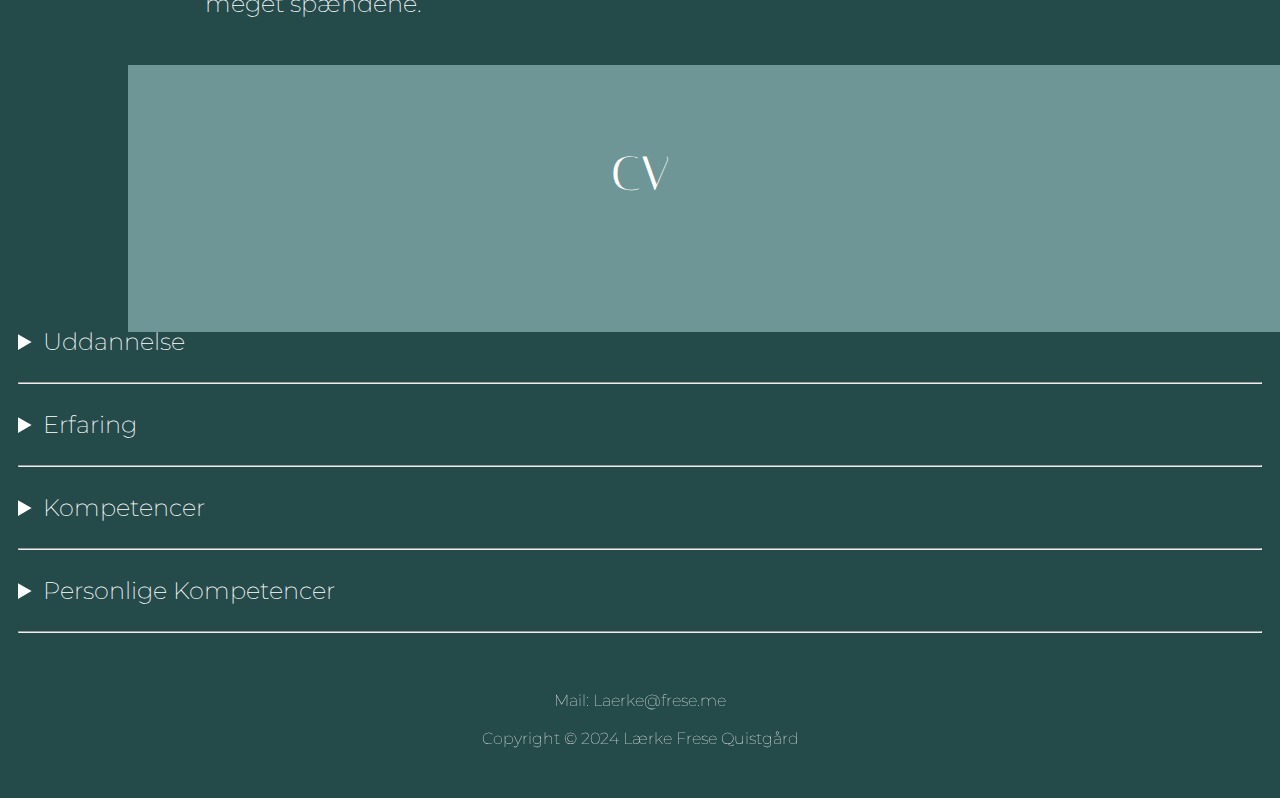
<file: om.html>
<!DOCTYPE html>
<html lang="da">

<head>
    <meta charset="UTF-8">
    <meta name="viewport" content="width=device-width, initial-scale=1.0">
    <meta name="robots" content="noindex">
    <link rel="preconnect" href="https://fonts.googleapis.com">
    <link rel="preconnect" href="https://fonts.gstatic.com" crossorigin>
    <link href="https://fonts.googleapis.com/css2?family=Italiana&display=swap" rel="stylesheet">
    <link rel="preconnect" href="https://fonts.googleapis.com">
    <link rel="preconnect" href="https://fonts.gstatic.com" crossorigin>
    <link
        href="https://fonts.googleapis.com/css2?family=Italiana&family=Montserrat:ital,wght@0,100..900;1,100..900&display=swap"
        rel="stylesheet">
    <title>Lærkes Portfolie</title>
    <link rel="stylesheet" href="generel.css">
    <link rel="stylesheet" href="style.css">
</head>

<body>
    <header>
        <div class="logo">
            <a href="index.html">
                <p class="logo">Laerkefrese.dk</p>
            </a>
        </div>
        <nav>
            <ul class="menu">
                <li><a href="portfolie.html">Portfolio</a></li>
                <li><a href="om.html">Om</a></li>

            </ul>
            <div class="burger">
                <div class="line"></div>
                <div class="line"></div>
                <div class="line"></div>
            </div>
        </nav>
    </header>

    <main>
        <h1 class="hvem_er_jeg_overskrift">Hvem er jeg?</h1>
        <div class="boks_om_1"></div>
        <img class="profil_bil_om" src="img/IMG_0832.webp" alt="">
        <h2 class="om_h2_navn">Lærke Frese Quistgård</h2>
        <div class="boks_om_2"></div>
        <p class="om_mig_tekst_om">Jeg hedder Lærke og er en 24 årig Multimediedesignstuderende på Københavns
            erhvervsakademi. Jeg har ikke altid været kreativ men har fornylig og gennem denne uddannelse fundet en
            passion for det kreative. Fandt ved et tilfælde KEA gennem et indkøbsassistent job og synes at det egentlig
            lød meget spændene.</p>
        <h1 class="h1_cv_om">CV</h1>
        <details>
            <summary class="cv_overskrift_uddannelse">Uddannelse</summary>
            <ul class="cv_punkter">
                <li>2024 - Nu KEA - Københavns Erhvervsakademi.</li>
                <li>2020 - 2022 HF VUC, Roskilde.</li>
                <li>2018 - 2020 Elev i Matas, Roskilde.</li>
                <li>2017 -2018 EUD Next, Ballerup.</li>
                <li>2006 -2016 Folkeskole.</li>
            </ul>
        </details>
        <br>
        <hr>
        <br>
        <details>
            <summary class="cv_overskrift_erfaring">Erfaring</summary>
            <ul class="cv_punkter">
                <li>2022 - nu - Salgsassistent, Kvickly - Amager.</li>
                <li>2023 - SJ Link, Indkøbsassistent.</li>
                <li>2022 - APC Forsikringsmæglere, Mødebooker.</li>
            </ul>

        </details>
        <br>
        <hr>
        <br>
        <details>
            <summary class="cv_overskrift_kompetencer">Kompetencer</summary>
            <ul class="cv_punkter">
                <li>Adobe Illustrator</li>
                <li>Adobe Premiere pro</li>
                <li>Adobe Photoshop</li>
                <li>HTML, CSS og Javascript</li>
                <li>Videoredigering</li>
            </ul>

        </details>
        <br>
        <hr>
        <br>
        <details>
            <summary class="cv_overskrift_personlige_kompetencer">Personlige Kompetencer</summary>
            <ul class="cv_punkter">
                <li>Hjælpsom</li>
                <li>Detaljeorienteret</li>
                <li>Selvstændig</li>
                <li>Pligtopfyldende</li>
                <li>Struktureret</li>
            </ul>

        </details>
        <br>
        <hr>
        <br>
    </main>
    <footer>
        <p>Mail: Laerke@frese.me
            <br>
            <br>
            Copyright © 2024 Lærke Frese Quistgård
        </p>
    </footer>
    <script src="menu.js"></script>
</body>

</html>
</file>
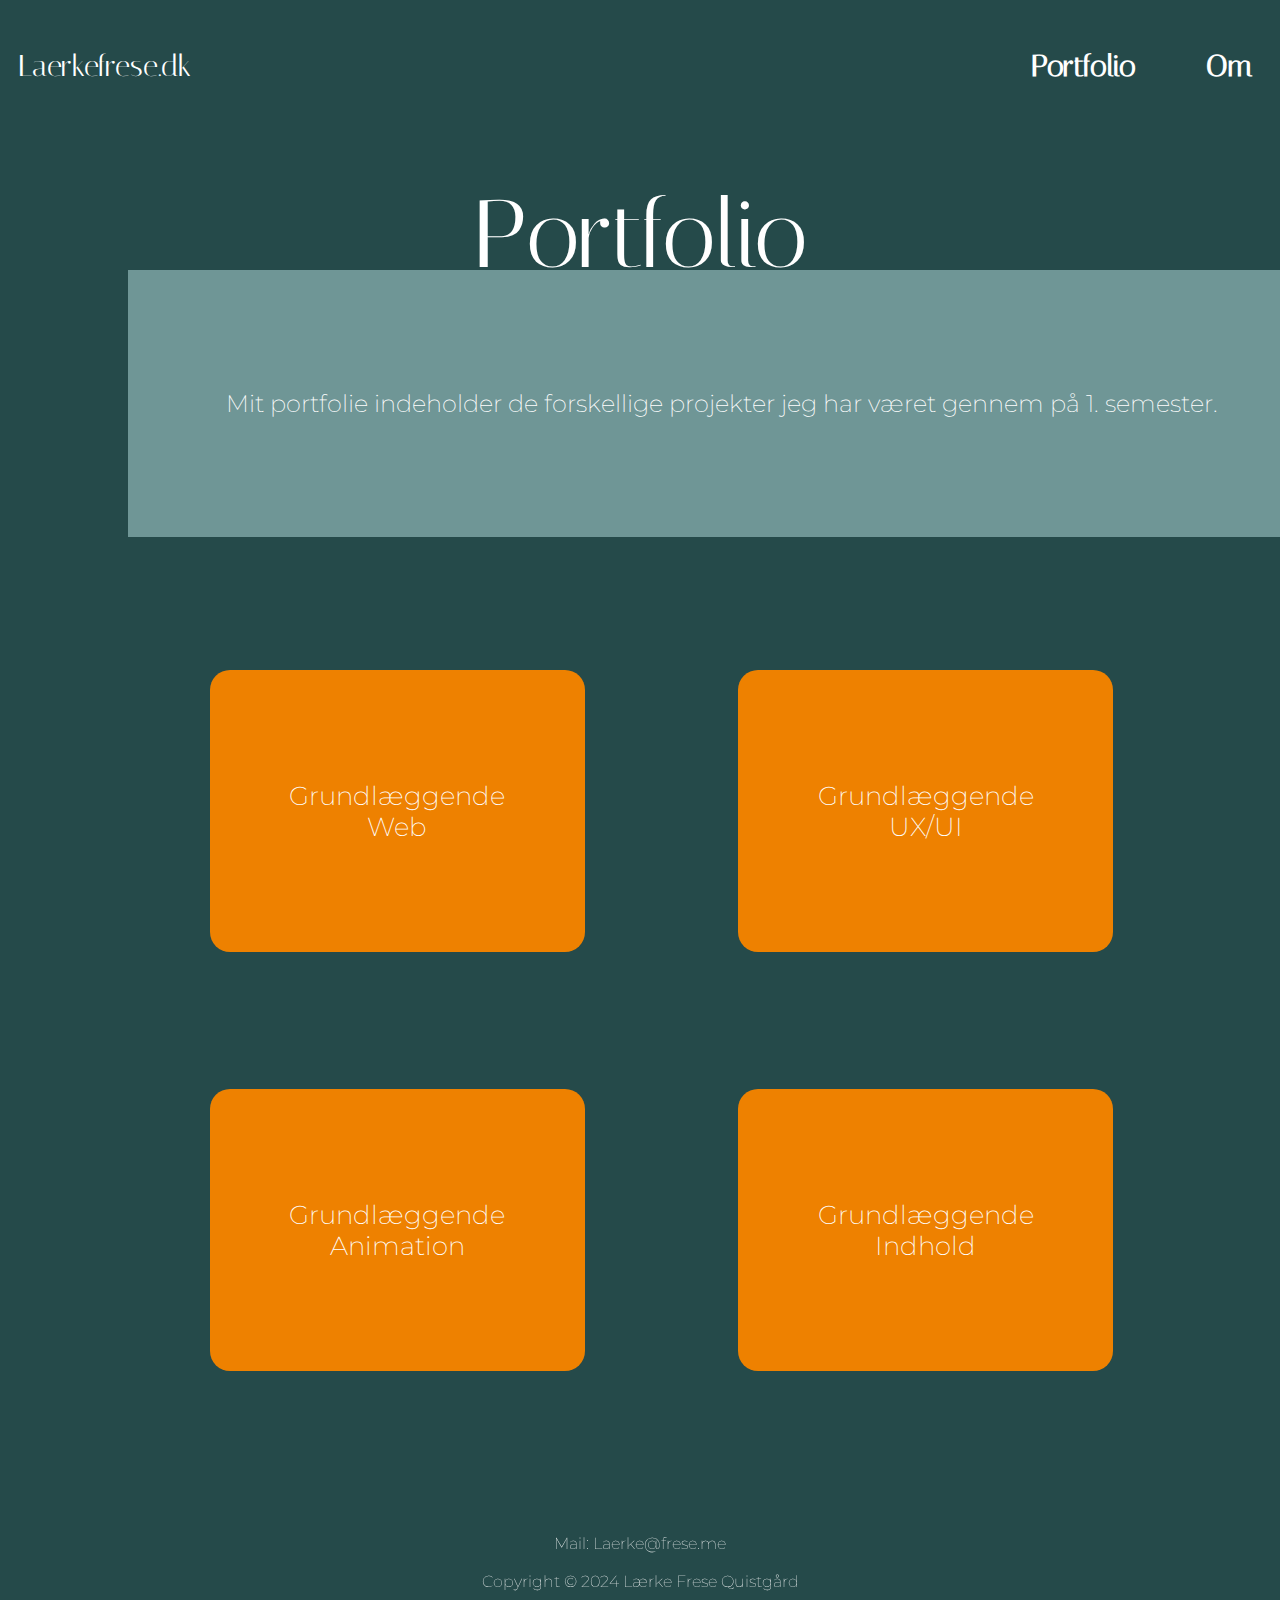
<file: portfolie.html>
<!DOCTYPE html>
<html lang="da">

<head>
    <meta charset="UTF-8">
    <meta name="viewport" content="width=device-width, initial-scale=1.0">
    <meta name="robots" content="noindex">
    <link rel="preconnect" href="https://fonts.googleapis.com">
    <link rel="preconnect" href="https://fonts.gstatic.com" crossorigin>
    <link href="https://fonts.googleapis.com/css2?family=Italiana&display=swap" rel="stylesheet">
    <link rel="preconnect" href="https://fonts.googleapis.com">
    <link rel="preconnect" href="https://fonts.gstatic.com" crossorigin>
    <link
        href="https://fonts.googleapis.com/css2?family=Italiana&family=Montserrat:ital,wght@0,100..900;1,100..900&display=swap"
        rel="stylesheet">
    <title>Lærkes Portfolie</title>
    <link rel="stylesheet" href="generel.css">
    <link rel="stylesheet" href="style.css">
</head>

<body>
    <header>
        <div class="logo">
            <a href="index.html">
                <p class="logo">Laerkefrese.dk</p>
            </a>
        </div>
        <nav>
            <ul class="menu">
                <li><a href="portfolie.html">Portfolio</a></li>
                <li><a href="om.html">Om</a></li>

            </ul>
            <div class="burger">
                <div class="line"></div>
                <div class="line"></div>
                <div class="line"></div>
            </div>
        </nav>
    </header>

    <main class="main_portfolio">
        <h1 class="Portfolio_overskrift">Portfolio</h1>
        <div class="boks_portfolie">
            <p class="portfolie_tekst">Mit portfolie indeholder de forskellige projekter jeg har været gennem på 1.
                semester.</p>
        </div>
        <div class="knapper_portfolie">
            <div class="knap_grundlæggende_web">
                <a href="grundlaeggende_web.html">Grundlæggende <br> Web</a>
            </div>
            <div class="knap_grundlæggende_ux-ui">
                <a href="grundlaeggende_ux-ui.html">Grundlæggende <br> UX/UI</a>
            </div>
            <div class="knap_grundlæggende_animation">
                <a href="grundlaeggende_animation.html">Grundlæggende <br> Animation</a>
            </div>
            <div class="knap_grundlæggende_indhold">
                <a href="grundlaeggende_indhold.html">Grundlæggende <br> Indhold</a>
            </div>
        </div>
    </main>
    <br>
    <br>
    <br>
    <br>
    <br>
    <br>
    <br>
    <footer>
        <p>Mail: Laerke@frese.me
            <br>
            <br>
            Copyright © 2024 Lærke Frese Quistgård
        </p>
    </footer>

    <script src="menu.js"></script>
</body>

</html>
</file>
<file: generel.css>
* {
  box-sizing: border-box;
}

/***** Burger menu *****/

.menu {
  display: flex;
  list-style: none;
  margin: 0;
  padding: 0;
  font-size: 20px;
  font-family: "Italiana", sans-serif;
  font-weight: 400;
  font-style: normal;
}

.menu li {
  margin-right: 20px;
}

.menu li:last-child {
  margin-right: 0;
}

.menu a {
  display: block;
  padding: 10px;
  color: #ffffff;
  text-decoration: none;
  transition: color 0.3s;
  text-align: end;
  font-size: 30px;
}

.menu a:hover {
  color: #ffffff;
}

.burger {
  width: 30px;
  height: 20px;
  cursor: pointer;
}

.burger .line {
  width: 100%;
  height: 2px;
  background-color: #ffffff;
  margin-bottom: 5px;
  transition: 0.2s linear;
}
.burger {
  display: none;
}
@media screen and (max-width: 800px) {
  .menu {
    display: none;
  }
  .burger {
    display: block;
  }
  .burger.active .line:nth-child(1) {
    transform: rotate(45deg) translate(5px, 5px);
    transition: 0.2s linear;
  }

  .burger.active .line:nth-child(2) {
    opacity: 0;
    transition: 0.15s linear;
  }

  .burger.active .line:nth-child(3) {
    transform: rotate(-45deg) translate(5px, -5px);
    transition: 0.2s linear;
  }

  nav.active .menu {
    display: block;
    background-color: #6f9696;
    position: absolute;
    top: 60px;
    left: 0;
    width: 100%;
    box-shadow: 0 0 10px rgba(0, 0, 0, 0.1);
    z-index: 1;
  }

  nav.active .menu li {
    margin: 10px 20px;
  }

  nav.active .menu a {
    font-size: 24px;
  }
}

/************** Desktop menu *************/

header {
  position: flex;
  top: 0;
  display: flex;
  padding: 10px;
  justify-content: space-between;
  align-items: center;
  font-style: normal;
  /* background-color: #bce0cd; */
}
header .logo a {
  display: flex;
  width: 100%;
}
.logo {
  display: flex;
  width: 80%;
  height: auto;
  font-family: "Italiana", sans-serif;
  font-weight: 400;
  font-style: normal;
  font-size: 30px;
}

header nav ul {
  display: flex;
  justify-content: space-between;
  list-style: none;
  margin: 0;
  padding: 0;
  padding-bottom: 0.4rem;
  gap: 30px;
  overflow-x: auto;
}
a {
  text-decoration: none;
  font-weight: 700;
  color: #ffffff;
}
a:hover {
  color: #ffffff;
}
</file>
<file: style.css>
.italiana-regular {
  font-family: "Italiana", sans-serif;
  font-weight: 400;
  font-style: normal;
}
.montserrat-uniquifier {
  font-family: "Montserrat", sans-serif;
  font-weight: 200;
  font-style: normal;
  /* font-optical-sizing: auto; */
}

body {
  margin: 18px;
  background-color: #254a4a;
}

header {
  padding: 0;
  margin: 0;
}

h1 {
  color: #ffffff;
  font-family: "Italiana", sans-serif;
  font-weight: 400;
  font-style: normal;
}

p {
  color: #ffffff;
  font-family: "Montserrat", sans-serif;
  font-weight: 100;
  font-style: normal;
}
/**************** Forside Mobilsite ****************/

.profil_bil_forside {
  width: 100%;
}

.h1_navn_forside {
  text-align: center;
}

.text {
  color: white;
  font-family: "Montserrat", sans-serif;
  /* font-optical-sizing: auto; */
  font-weight: 200;
  font-style: normal;
  margin: 3%;
  margin-top: 7%;
  text-align: center;
}

.boks_1 {
  position: absolute;
  background-color: #6f9696;
  width: 413px;
  height: 658px;
  z-index: -1;
  top: 25%;
}

.Lidt_om_h2 {
  font-family: "Italiana", sans-serif;
  font-weight: 400;
  font-style: normal;
  font-size: 2rem;
  text-align: center;
  margin-bottom: 7%;
  color: white;
}

.om_mig_tekst_forside {
  line-height: 2.2rem;
  font-family: "Montserrat", sans-serif;
  font-weight: 200;
  font-style: normal;
  text-align: left;
  margin-left: 5%;
}

.boks_2 {
  position: absolute;
  background-color: #6f9696;
  width: 413px;
  height: 207px;
  z-index: -1;
  top: 140%;
}

.knapper {
  display: grid;
  grid-template-columns: 1fr 1fr;
  margin-left: 12%;
  margin-top: 30%;
}

.knap_1 a {
  background-color: #ee8100;
  color: #ffffff;
  font-family: "Montserrat", sans-serif;
  font-weight: 200;
  font-style: normal;
  font-size: 1.3rem;
  border: none;
  border-radius: 15px;
  padding: 10px 20px;
  transition-duration: 0.4s;
  margin-left: 20%;
  display: block;
  margin: 5px;
  width: 150px;
  text-align: center;
}

.knap_1 :hover {
  background-color: #6f9696;
  color: #ffffff;
}
.knap_2 a {
  background-color: #ee8100;
  color: #ffffff;
  font-family: "Montserrat", sans-serif;
  font-weight: 200;
  font-style: normal;
  font-size: 1.3rem;
  border: none;
  border-radius: 15px;
  padding: 10px 20px;
  transition-duration: 0.3s;
  margin-left: 20%;
  display: block;
  margin: 5px;
  width: 150px;
  text-align: center;
}

.knap_2 :hover {
  background-color: #6f9696;
  color: #ffffff;
}

/************** Portfolio mobilsite ****************/

.Portfolio_overskrift {
  text-align: center;
  font-size: 4rem;
}
.portfolie_tekst {
  text-align: center;
  margin-top: 7%;
  font-size: 1.5rem;
  margin: 4%;
  margin-top: 15%;
}

.boks_portfolie {
  position: absolute;
  background-color: #6f9696;
  width: 405px;
  height: 267px;
  z-index: -1;
  top: 27%;
  left: 5%;
}
.knapper_portfolie {
  margin-top: 80%;
  margin-left: 3%;
}

.knap_grundlæggende_web a {
  background-color: #ee8100;
  color: #ffffff;
  font-family: "Montserrat", sans-serif;
  font-weight: 200;
  font-style: normal;
  font-size: 1.6rem;
  border: none;
  border-radius: 20px;
  padding: 110px 0px;
  transition-duration: 0.3s;
  margin-left: 20%;
  display: block;
  margin: 5px;
  width: 375px;
  text-align: center;
}

.knap_grundlæggende_web :hover {
  background-color: #6f9696;
  color: #ffffff;
}

.knap_grundlæggende_ux-ui a {
  background-color: #ee8100;
  color: #ffffff;
  font-family: "Montserrat", sans-serif;
  font-weight: 200;
  font-style: normal;
  font-size: 1.6rem;
  border: none;
  border-radius: 20px;
  padding: 110px 0px;
  transition-duration: 0.3s;
  margin-left: 20%;
  display: block;
  margin: 5px;
  width: 375px;
  text-align: center;
  margin-top: 10%;
}

.knap_grundlæggende_ux-ui :hover {
  background-color: #6f9696;
  color: #ffffff;
}

.knap_grundlæggende_animation a {
  background-color: #ee8100;
  color: #ffffff;
  font-family: "Montserrat", sans-serif;
  font-weight: 200;
  font-style: normal;
  font-size: 1.6rem;
  border: none;
  border-radius: 20px;
  padding: 110px 0px;
  transition-duration: 0.3s;
  margin-left: 20%;
  display: block;
  margin: 5px;
  width: 375px;
  text-align: center;
  margin-top: 10%;
}

.knap_grundlæggende_animation :hover {
  background-color: #6f9696;
  color: #ffffff;
}
.knap_grundlæggende_indhold a {
  background-color: #ee8100;
  color: #ffffff;
  font-family: "Montserrat", sans-serif;
  font-weight: 200;
  font-style: normal;
  font-size: 1.6rem;
  border: none;
  border-radius: 20px;
  padding: 110px 0px;
  transition-duration: 0.3s;
  margin-left: 20%;
  display: block;
  margin: 5px;
  width: 375px;
  text-align: center;
  margin-top: 10%;
}

.knap_grundlæggende_indhold :hover {
  background-color: #6f9696;
  color: #ffffff;
}

/************** Om mobilsite ****************/
.profil_bil_om {
  width: 100%;
}
.hvem_er_jeg_overskrift {
  text-align: center;
  font-size: 4rem;
}
.boks_om_1 {
  position: absolute;
  background-color: #6f9696;
  width: 413px;
  height: 267px;
  z-index: -1;
  top: 27%;
}
.boks_om_2 {
  position: absolute;
  background-color: #6f9696;
  width: 413px;
  height: 337px;
  z-index: -1;
  top: 125%;
}

.om_h2_navn {
  font-family: "Italiana", sans-serif;
  font-weight: 600;
  font-style: normal;
  font-size: 2rem;
  margin-left: 10%;
  margin-top: 10%;
  color: white;
}

.om_mig_tekst_om {
  line-height: 2.2rem;
  margin: 3%;
  margin-top: 13%;
  font-family: "Montserrat", sans-serif;
  font-weight: 200;
  font-style: normal;
  font-size: 1.2rem;
}

.h1_cv_om {
  margin-top: 25%;
  text-align: center;
}

.cv_overskrift_uddannelse {
  color: white;
  font-family: "Montserrat", sans-serif;
  font-weight: 200;
  font-style: normal;
  font-size: 1.5rem;
}
.cv_overskrift_erfaring {
  color: white;
  font-family: "Montserrat", sans-serif;
  font-weight: 200;
  font-style: normal;
  font-size: 1.5rem;
}
.cv_overskrift_kompetencer {
  color: white;
  font-family: "Montserrat", sans-serif;
  font-weight: 200;
  font-style: normal;
  font-size: 1.5rem;
}
.cv_overskrift_personlige_kompetencer {
  color: white;
  font-family: "Montserrat", sans-serif;
  font-weight: 200;
  font-style: normal;
  font-size: 1.5rem;
}
.cv_punkter {
  color: white;
  font-family: "Montserrat", sans-serif;
  font-weight: 200;
  font-style: normal;
  font-size: 1rem;
}

/************** Grundlæggende Web mobilsite ****************/

.grundlaeggende_web_overskrift {
  text-align: center;
  font-size: 3rem;
}

.boks_grundlaeggende_web_1 {
  position: absolute;
  background-color: #6f9696;
  width: 414px;
  height: 267px;
  z-index: -1;
  top: 24%;
}

.img_1_web {
  width: 100%;
}

.knap_site_min_pc {
  margin-left: 25%;
  margin-top: 10%;
}
.knap_site_min_pc a {
  background-color: #ee8100;
  color: #ffffff;
  font-family: "Montserrat", sans-serif;
  font-weight: 200;
  font-style: normal;
  font-size: 1.7rem;
  border: none;
  border-radius: 15px;
  padding: 25px 20px;
  transition-duration: 0.4s;
  display: block;
  width: 210px;
  text-align: center;
}

.knap_site_min_pc :hover {
  background-color: #6f9696;
  color: #ffffff;
}

.tekst_web_1 {
  line-height: 2.2rem;
  margin: 3%;
  margin-top: 13%;
  font-family: "Montserrat", sans-serif;
  font-weight: 200;
  font-style: normal;
  font-size: 1.2rem;
}

.img_2_web {
  width: 60%;
  margin-left: 20%;
  margin-top: 10%;
}

.boks_grundlaeggende_web_2 {
  position: absolute;
  background-color: #6f9696;
  width: 414px;
  height: 510px;
  z-index: -1;
  top: 113%;
}

.img_3_web {
  width: 100%;
  margin-top: 10%;
}

.boks_grundlaeggende_web_3 {
  position: absolute;
  background-color: #6f9696;
  width: 414px;
  height: 450px;
  z-index: -1;
  top: 367%;
}

.tekst_web_2 {
  line-height: 2.2rem;
  margin: 3%;
  margin-top: 13%;
  font-family: "Montserrat", sans-serif;
  font-weight: 200;
  font-style: normal;
  font-size: 1.2rem;
}

.img_kode1_web {
  width: 100%;
  margin-top: 5%;
  margin-bottom: 5%;
}

.img_kode2_web {
  width: 60%;
  margin-left: 20%;
  margin-bottom: 5%;
}

/************** Grundlæggende UX/UI mobilsite ****************/

.grundlaeggende_ux_ui_overskrift {
  text-align: center;
  font-size: 3rem;
}
.boks_grundlaeggende_ux_ui_1 {
  position: absolute;
  background-color: #6f9696;
  width: 414px;
  height: 267px;
  z-index: -1;
  top: 24%;
}

.img_1_ux_ui {
  width: 100%;

  margin-top: 5%;
}

.knap_site_ux_ui {
  margin-left: 25%;
  margin-top: 10%;
}
.knap_site_ux_ui a {
  background-color: #ee8100;
  color: #ffffff;
  font-family: "Montserrat", sans-serif;
  font-weight: 200;
  font-style: normal;
  font-size: 1.7rem;
  border: none;
  border-radius: 15px;
  padding: 25px 20px;
  transition-duration: 0.4s;
  display: block;
  width: 210px;
  text-align: center;
}

.knap_site_ux_ui :hover {
  background-color: #6f9696;
  color: #ffffff;
}

.img_2_ux_ui {
  width: 100%;

  margin-top: 15%;
}

.tekst_ux_ui_1 {
  line-height: 2.2rem;
  margin: 2%;
  margin-top: 15%;
  font-family: "Montserrat", sans-serif;
  font-weight: 200;
  font-style: normal;
  font-size: 1.2rem;
}
.boks_grundlaeggende_ux_ui_2 {
  position: absolute;
  background-color: #6f9696;
  width: 414px;
  height: 340px;
  z-index: -1;
  top: 161%;
}

.img_3_ux_ui {
  width: 90%;
  margin-left: 5%;
  margin-top: 20%;
}

.tekst_ux_ui_2 {
  line-height: 2.2rem;
  margin: 3%;
  margin-top: 15%;
  font-family: "Montserrat", sans-serif;
  font-weight: 200;
  font-style: normal;
  font-size: 1.2rem;
}

.img_4_ux_ui {
  width: 100%;

  margin-top: 10%;
}

.tekst_ux_ui_3 {
  line-height: 2.2rem;
  margin: 3%;
  margin-top: 15%;
  margin-bottom: 15%;
  font-family: "Montserrat", sans-serif;
  font-weight: 200;
  font-style: normal;
  font-size: 1.2rem;
}

.boks_grundlaeggende_ux_ui_3 {
  position: absolute;
  background-color: #6f9696;
  width: 414px;
  height: 267px;
  z-index: -1;
  top: 388%;
}

/************** Grundlæggende Animation mobilsite ****************/

.grundlaeggende_animation_overskrift {
  text-align: center;
  font-size: 2.6rem;
}

.boks_grundlaeggende_animation_1 {
  position: absolute;
  background-color: #6f9696;
  width: 414px;
  height: 267px;
  z-index: -1;
  top: 22.5%;
}

.img_animation_1 {
  width: 100%;
  margin-top: 5%;
}

.knap_til_spil {
  margin-left: 25%;
  margin-top: 10%;
}
.knap_til_spil a {
  background-color: #ee8100;
  color: #ffffff;
  font-family: "Montserrat", sans-serif;
  font-weight: 200;
  font-style: normal;
  font-size: 1.7rem;
  border: none;
  border-radius: 15px;
  padding: 25px 20px;
  transition-duration: 0.4s;
  display: block;
  width: 210px;
  text-align: center;
}

.knap_til_spil :hover {
  background-color: #6f9696;
  color: #ffffff;
}

.boks_grundlaeggende_animation_2 {
  position: absolute;
  background-color: #6f9696;
  width: 414px;
  height: 440px;
  z-index: -1;
  top: 91%;
}

.animation_tekst_1 {
  line-height: 2.2rem;
  margin: 3%;
  margin-top: 15%;
  margin-bottom: 10%;
  font-family: "Montserrat", sans-serif;
  font-weight: 200;
  font-style: normal;
  font-size: 1.2rem;
}

.img_animation_2 {
  width: 100%;
  margin-top: 10%;
}

.animation_tekst_2 {
  line-height: 2.2rem;
  margin: 3%;
  margin-top: 10%;
  font-family: "Montserrat", sans-serif;
  font-weight: 200;
  font-style: normal;
  font-size: 1.2rem;
}

.boks_grundlaeggende_animation_3 {
  position: absolute;
  background-color: #6f9696;
  width: 414px;
  height: 410px;
  z-index: -1;
  top: 283%;
}

.img_animation_3 {
  width: 100%;
  margin-top: 10%;
}

.animation_tekst_3 {
  line-height: 2.2rem;
  margin: 3%;
  margin-top: 10%;
  margin-bottom: 10%;
  font-family: "Montserrat", sans-serif;
  font-weight: 200;
  font-style: normal;
  font-size: 1.2rem;
}
/************** Grundlæggende Indhold Mobilsite ****************/

.indhold_overskrift {
  text-align: center;
  font-size: 2.6rem;
}

.boks_indhold_1 {
  position: absolute;
  background-color: #6f9696;
  width: 414px;
  height: 267px;
  z-index: -1;
  top: 22.5%;
}

.img_indhold_1 {
  width: 100%;
  margin-top: 10%;
}

.img_indhold_2 {
  width: 100%;
  margin-top: 10%;
}

.boks_indhold_2 {
  position: absolute;
  background-color: #6f9696;
  width: 414px;
  height: 230px;
  z-index: -1;
  top: 110%;
}

.indhold_tekst_1 {
  line-height: 2.2rem;
  margin: 3%;
  margin-top: 10%;
  margin-bottom: 10%;
  font-family: "Montserrat", sans-serif;
  font-weight: 200;
  font-style: normal;
  font-size: 1.2rem;
}

.passionsite_h2 {
  text-align: center;
  font-size: 2.9rem;
  color: white;
  font-family: "Italiana", sans-serif;
  font-weight: 400;
  font-style: normal;
  margin-bottom: 0%;
  margin-top: 30%;
}

.img_indhold_3 {
  width: 100%;
  margin-top: 10%;
}

.boks_indhold_3 {
  position: absolute;
  background-color: #6f9696;
  width: 414px;
  height: 250px;
  z-index: -1;
  top: 205%;
}

.indhold_tekst_2 {
  line-height: 2.2rem;
  margin: 3%;
  margin-top: 10%;
  margin-bottom: 10%;
  font-family: "Montserrat", sans-serif;
  font-weight: 200;
  font-style: normal;
  font-size: 1.2rem;
}

.order {
  order: +1;
}

.knap_passionsite {
  margin-left: 25%;
  margin-top: 30%;
}
.knap_passionsite a {
  background-color: #ee8100;
  color: #ffffff;
  font-family: "Montserrat", sans-serif;
  font-weight: 200;
  font-style: normal;
  font-size: 1.7rem;
  border: none;
  border-radius: 15px;
  padding: 25px 20px;
  transition-duration: 0.4s;
  display: block;
  width: 210px;
  text-align: center;
}

.knap_passionsite :hover {
  background-color: #6f9696;
  color: #ffffff;
}

.virksomhedssite_h2 {
  text-align: center;
  font-size: 2.9rem;
  color: white;
  font-family: "Italiana", sans-serif;
  font-weight: 400;
  font-style: normal;
  margin-bottom: 10%;
  margin-top: 20%;
}

.img_indhold_4 {
  width: 100%;
}

.img_indhold_5 {
  width: 100%;
}

.boks_indhold_4 {
  position: absolute;
  background-color: #6f9696;
  width: 414px;
  height: 410px;
  z-index: -1;
  top: 374%;
}

.indhold_tekst_3 {
  line-height: 2.2rem;
  margin: 3%;
  margin-top: 10%;
  margin-bottom: 10%;
  font-family: "Montserrat", sans-serif;
  font-weight: 200;
  font-style: normal;
  font-size: 1.2rem;
}

.knap_virksomhedssite {
  margin-left: 18%;
  margin-top: 25%;
}
.knap_virksomhedssite a {
  background-color: #ee8100;
  color: #ffffff;
  font-family: "Montserrat", sans-serif;
  font-weight: 200;
  font-style: normal;
  font-size: 1.7rem;
  border: none;
  border-radius: 15px;
  padding: 25px 20px;
  transition-duration: 0.4s;
  display: block;
  width: 255px;
  text-align: center;
}

.knap_virksomhedssite :hover {
  background-color: #6f9696;
  color: #ffffff;
}

.img_indhold_6 {
  width: 100%;
  margin-top: 10%;
}

.img_indhold_7 {
  width: 100%;
  margin-top: 5%;
}

.img_indhold_8 {
  width: 100%;
  margin-top: 5%;
}

.boks_indhold_5 {
  position: absolute;
  background-color: #6f9696;
  width: 414px;
  height: 280px;
  z-index: -1;
  top: 554%;
}

.indhold_tekst_4 {
  line-height: 2.2rem;
  margin: 3%;
  margin-top: 10%;
  margin-bottom: 10%;
  font-family: "Montserrat", sans-serif;
  font-weight: 200;
  font-style: normal;
  font-size: 1.2rem;
}

/************** Footer mobilsite ****************/

footer {
  margin-left: 3%;
  text-align: center;
}

@media (min-width: 750px) {
  /**************** Forside Desktop ****************/

  .profil_bil_forside {
    width: 65%;
    margin-left: 12%;
  }

  .forside_grid {
    display: grid;
    grid-template-columns: 1fr 1fr;
    margin-top: 5%;
  }

  .text {
    color: white;
    font-family: "Montserrat", sans-serif;
    /* font-optical-sizing: auto; */
    font-weight: 200;
    font-style: normal;
    margin: 3%;
    margin-top: 7%;
  }

  .boks_1 {
    position: absolute;
    background-color: #6f9696;
    width: 1086px;
    height: 440px;
    z-index: -1;
    top: 31%;
    left: 80px;
  }

  .om_mig_tekst_forside {
    line-height: 2.2rem;
    margin: 12%;
    margin-top: 9%;
    margin-left: 15%;
    font-family: "Montserrat", sans-serif;
    font-weight: 200;
    font-style: normal;
    font-size: 1.5rem;
    text-align: left;
  }

  .Lidt_om_h2 {
    font-family: "Italiana", sans-serif;
    font-weight: 400;
    font-style: normal;
    font-size: 2.2rem;
    color: white;
    margin-bottom: 7%;
  }
  .boks_2 {
    position: absolute;
    background-color: #6f9696;
    width: 1187px;
    height: 207px;
    z-index: -1;
    top: 128%;
    left: 10%;
  }

  .knapper {
    display: grid;
    grid-template-columns: 1fr 1fr;
    margin-left: 25%;
    margin-top: 5%;
  }

  .knap_1 a {
    background-color: #ee8100;
    color: #ffffff;
    font-family: "Montserrat", sans-serif;
    font-weight: 200;
    font-style: normal;
    font-size: 1.8rem;
    border: none;
    border-radius: 15px;
    padding: 20px 20px;
    transition-duration: 0.4s;
    margin-left: 20%;
    display: block;
    margin: 5px;
    width: 170px;
    text-align: center;
  }

  .knap_1 :hover {
    background-color: #6f9696;
    color: #ffffff;
  }
  .knap_2 a {
    background-color: #ee8100;
    color: #ffffff;
    font-family: "Montserrat", sans-serif;
    font-weight: 200;
    font-style: normal;
    font-size: 1.8rem;
    border: none;
    border-radius: 15px;
    padding: 20px 20px;
    transition-duration: 0.3s;
    margin-left: 20%;
    display: block;
    margin: 5px;
    width: 170px;
    text-align: center;
  }

  .knap_2 :hover {
    background-color: #6f9696;
    color: #ffffff;
  }
  /************** Portfolio Desktop ****************/
  .Portfolio_overskrift {
    text-align: center;
    font-size: 6rem;
    margin-bottom: 20%;
  }
  .portfolie_tekst {
    text-align: center;
    font-family: "Montserrat", sans-serif;
    margin-top: 7%;
    font-size: 1.5rem;
    font-weight: 200;
    margin: 4%;
    margin-top: 10%;
  }

  .boks_portfolie {
    position: absolute;
    background-color: #6f9696;
    width: 1187px;
    height: 267px;
    z-index: -1;
    top: 30%;
    left: 10%;
  }

  .knapper_portfolie {
    display: grid;
    grid-template-columns: 1fr 1fr;
    margin-top: 30%;
    margin-left: 15%;
  }

  .knap_grundlæggende_web a {
    background-color: #ee8100;
    color: #ffffff;
    font-family: "Montserrat", sans-serif;
    font-weight: 200;
    font-style: normal;
    font-size: 1.6rem;
    border: none;
    border-radius: 20px;
    padding: 110px 0px;
    transition-duration: 0.3s;
    margin-left: 20%;
    display: block;
    margin: 5px;
    width: 375px;
    text-align: center;
  }

  .knap_grundlæggende_web :hover {
    background-color: #6f9696;
    color: #ffffff;
  }

  .knap_grundlæggende_ux-ui a {
    background-color: #ee8100;
    color: #ffffff;
    font-family: "Montserrat", sans-serif;
    font-weight: 200;
    font-style: normal;
    font-size: 1.6rem;
    border: none;
    border-radius: 20px;
    padding: 110px 0px;
    transition-duration: 0.3s;
    margin-left: 20%;
    display: block;
    margin: 5px;
    width: 375px;
    text-align: center;
  }

  .knap_grundlæggende_ux-ui :hover {
    background-color: #6f9696;
    color: #ffffff;
  }

  .knap_grundlæggende_animation a {
    background-color: #ee8100;
    color: #ffffff;
    font-family: "Montserrat", sans-serif;
    font-weight: 200;
    font-style: normal;
    font-size: 1.6rem;
    border: none;
    border-radius: 20px;
    padding: 110px 0px;
    transition-duration: 0.3s;
    margin-left: 20%;
    display: block;
    margin: 5px;
    width: 375px;
    text-align: center;
    margin-top: 25%;
  }

  .knap_grundlæggende_animation :hover {
    background-color: #6f9696;
    color: #ffffff;
  }
  .knap_grundlæggende_indhold a {
    background-color: #ee8100;
    color: #ffffff;
    font-family: "Montserrat", sans-serif;
    font-weight: 200;
    font-style: normal;
    font-size: 1.6rem;
    border: none;
    border-radius: 20px;
    padding: 110px 0px;
    transition-duration: 0.3s;
    margin-left: 20%;
    display: block;
    margin: 5px;
    width: 375px;
    text-align: center;
    margin-top: 25%;
  }

  .knap_grundlæggende_indhold :hover {
    background-color: #6f9696;
    color: #ffffff;
  }
  /************** Om Desktop ****************/
  .profil_bil_om {
    width: 50%;
    margin-left: 25%;
  }

  .hvem_er_jeg_overskrift {
    text-align: center;
    font-size: 6rem;
  }
  .boks_om_1 {
    position: absolute;
    background-color: #6f9696;
    width: 1187px;
    height: 267px;
    z-index: -1;
    top: 30%;
    left: 10%;
  }
  .boks_om_2 {
    position: absolute;
    background-color: #6f9696;
    width: 1187px;
    height: 267px;
    z-index: -1;
    top: 185%;
    left: 10%;
  }

  .om_h2_navn {
    font-family: "Italiana", sans-serif;
    font-weight: 400;
    font-style: normal;
    font-size: 3rem;
    margin-left: 34%;
    color: white;
  }

  .om_mig_tekst_om {
    line-height: 2.2rem;
    margin: 10%;
    margin-top: 6%;
    margin-left: 15%;
    font-family: "Montserrat", sans-serif;
    font-weight: 200;
    font-style: normal;
    font-size: 1.5rem;
    text-align: left;
  }
  .h1_cv_om {
    font-size: 3rem;
    margin-top: 10%;
    margin-bottom: 10%;
  }

  .cv_overskrift_uddannelse {
    color: white;
    font-family: "Montserrat", sans-serif;
    font-weight: 200;
    font-style: normal;
    font-size: 1.5rem;
  }
  .cv_overskrift_erfaring {
    color: white;
    font-family: "Montserrat", sans-serif;
    font-weight: 200;
    font-style: normal;
    font-size: 1.5rem;
  }
  .cv_overskrift_kompetencer {
    color: white;
    font-family: "Montserrat", sans-serif;
    font-weight: 200;
    font-style: normal;
    font-size: 1.5rem;
  }
  .cv_overskrift_personlige_kompetencer {
    color: white;
    font-family: "Montserrat", sans-serif;
    font-weight: 200;
    font-style: normal;
    font-size: 1.5rem;
  }
  .cv_punkter {
    color: white;
    font-family: "Montserrat", sans-serif;
    font-weight: 200;
    font-style: normal;
    font-size: 1.5rem;
  }

  /************** Grundlæggende Web Desktop ****************/
  .grundlaeggende_web_overskrift {
    text-align: center;
    font-size: 6rem;
  }

  .boks_grundlaeggende_web_1 {
    position: absolute;
    background-color: #6f9696;
    width: 1187px;
    height: 267px;
    z-index: -1;
    top: 30%;
    left: 10%;
  }

  .img_1_web {
    width: 60%;
    margin-left: 20%;
  }
  .knap_site_min_pc {
    margin-left: 45%;
    margin-top: 10%;
  }
  .knap_site_min_pc a {
    background-color: #ee8100;
    color: #ffffff;
    font-family: "Montserrat", sans-serif;
    font-weight: 200;
    font-style: normal;
    font-size: 1.7rem;
    border: none;
    border-radius: 15px;
    padding: 25px 20px;
    transition-duration: 0.4s;
    display: block;
    width: 210px;
    text-align: center;
  }

  .knap_site_min_pc :hover {
    background-color: #6f9696;
    color: #ffffff;
  }

  .web_grid_1 {
    display: grid;
    grid-template-columns: 1fr 1fr;
    margin-top: 10%;
  }

  .img_2_web {
    width: 25%;
    margin-left: 39%;
    margin-top: 10%;
  }

  .tekst_web_1 {
    line-height: 2.2rem;
    margin-top: 36%;
    margin-left: 24%;
    font-family: "Montserrat", sans-serif;
    font-weight: 200;
    font-style: normal;
    font-size: 1.5rem;
    text-align: left;
  }

  .boks_grundlaeggende_web_2 {
    position: absolute;
    background-color: #6f9696;
    width: 1187px;
    height: 495px;
    z-index: -1;
    top: 214%;
    left: 10%;
  }

  .img_3_web {
    width: 90%;
    margin-top: 10%;
    margin-left: 5%;
  }

  .boks_grundlaeggende_web_3 {
    position: absolute;
    background-color: #6f9696;
    width: 1087px;
    height: 335px;
    z-index: -1;
    top: 410%;
    left: 13%;
  }

  .tekst_web_2 {
    line-height: 2.2rem;
    margin: 15%;
    font-family: "Montserrat", sans-serif;
    font-weight: 200;
    font-style: normal;
    font-size: 1.5rem;
    text-align: left;
  }

  .grid_web_kode {
    display: grid;
    grid-template-columns: 1fr 1fr;
    margin-bottom: 5%;
  }

  .img_kode1_web {
    width: 100%;
    margin-left: 24%;
  }

  .img_kode2_web {
    width: 39%;
    margin-left: 37%;
    margin-top: 5%;
  }

  /************** Grundlæggende UX/UI Desktop ****************/

  .grundlaeggende_ux_ui_overskrift {
    text-align: center;
    font-size: 6rem;
  }
  .boks_grundlaeggende_ux_ui_1 {
    position: absolute;
    background-color: #6f9696;
    width: 1187px;
    height: 267px;
    z-index: -1;
    top: 30%;
    left: 10%;
  }

  .img_1_ux_ui {
    width: 60%;
    margin-left: 20%;
    margin-top: 2%;
  }

  .knap_site_ux_ui {
    margin-left: 43%;
    margin-top: 10%;
  }
  .knap_site_ux_ui a {
    background-color: #ee8100;
    color: #ffffff;
    font-family: "Montserrat", sans-serif;
    font-weight: 200;
    font-style: normal;
    font-size: 1.7rem;
    border: none;
    border-radius: 15px;
    padding: 25px 20px;
    transition-duration: 0.4s;
    display: block;
    width: 210px;
    text-align: center;
  }

  .knap_site_ux_ui :hover {
    background-color: #6f9696;
    color: #ffffff;
  }

  .ux_ui_grid_1 {
    display: grid;
    grid-template-columns: 1fr 1fr;
    margin-top: 10%;
  }

  .img_2_ux_ui {
    width: 80%;
    margin-left: 15%;
    margin-top: 25%;
  }
  .tekst_ux_ui_1 {
    line-height: 2.2rem;
    margin: 0%;
    margin-right: 15%;
    margin-top: 10%;
    font-family: "Montserrat", sans-serif;
    /* font-optical-sizing: auto; */
    font-weight: 200;
    font-style: normal;
    font-size: 1.5rem;
    text-align: left;
  }
  .boks_grundlaeggende_ux_ui_2 {
    position: absolute;
    background-color: #6f9696;
    width: 1287px;
    height: 480px;
    z-index: -1;
    top: 170%;
    margin-left: 5%;
  }

  .ux_ui_grid_2 {
    display: grid;
    grid-template-columns: 1fr 1fr;
    margin-top: 10%;
  }

  .order {
    order: +1;
  }

  .img_3_ux_ui {
    width: 80%;
    margin-left: 5%;
    margin-top: 2%;
  }

  .tekst_ux_ui_2 {
    line-height: 2.2rem;
    margin: 7%;
    margin-top: 20%;
    font-family: "Montserrat", sans-serif;
    font-weight: 200;
    font-style: normal;
    font-size: 1.5rem;
    text-align: left;
  }

  .img_4_ux_ui {
    width: 90%;
    margin-left: 5%;
    margin-top: 10%;
  }

  .boks_grundlaeggende_ux_ui_3 {
    position: absolute;
    background-color: #6f9696;
    width: 1200px;
    height: 250px;
    z-index: -1;
    top: 488%;
    margin-left: 8%;
  }
  .tekst_ux_ui_3 {
    line-height: 2.2rem;
    margin: 14%;
    font-family: "Montserrat", sans-serif;
    font-weight: 200;
    font-style: normal;
    font-size: 1.5rem;
    text-align: left;
  }

  /************** Grundlæggende Animation Desktop ****************/

  .grundlaeggende_animation_overskrift {
    text-align: center;
    font-size: 6rem;
  }

  .boks_grundlaeggende_animation_1 {
    position: absolute;
    background-color: #6f9696;
    width: 1187px;
    height: 267px;
    z-index: -1;
    top: 30%;
    left: 10%;
  }

  .img_animation_1 {
    width: 70%;
    margin-left: 15%;
    margin-top: 2%;
  }

  .knap_til_spil {
    margin-left: 43%;
    margin-top: 10%;
  }
  .knap_til_spil a {
    background-color: #ee8100;
    color: #ffffff;
    font-family: "Montserrat", sans-serif;
    font-weight: 200;
    font-style: normal;
    font-size: 1.7rem;
    border: none;
    border-radius: 15px;
    padding: 25px 20px;
    transition-duration: 0.4s;
    display: block;
    width: 210px;
    text-align: center;
  }

  .knap_til_spil :hover {
    background-color: #6f9696;
    color: #ffffff;
  }

  .boks_grundlaeggende_animation_2 {
    position: absolute;
    background-color: #6f9696;
    width: 1200px;
    height: 250px;
    z-index: -1;
    top: 153%;
    left: 10%;
  }

  .animation_tekst_1 {
    line-height: 2.2rem;
    margin-left: 8%;
    margin: 12%;
    margin-top: 12%;
    font-family: "Montserrat", sans-serif;
    font-weight: 200;
    font-style: normal;
    font-size: 1.5rem;
    text-align: left;
  }

  .img_animation_2 {
    width: 90%;
    margin-top: 0%;
    margin-left: 5%;
  }

  .animation_tekst_2 {
    line-height: 2.2rem;
    margin-left: 15%;
    margin: 18%;
    margin-top: 12%;
    font-family: "Montserrat", sans-serif;
    font-weight: 200;
    font-style: normal;
    font-size: 1.5rem;
    text-align: left;
  }

  .boks_grundlaeggende_animation_3 {
    position: absolute;
    background-color: #6f9696;
    width: 1130px;
    height: 530px;
    z-index: -1;
    top: 350%;
    left: 5%;
  }
  .grid_animation_1 {
    display: grid;
    grid-template-columns: 1fr 1fr;
  }
  .order {
    order: +1;
  }
  .img_animation_3 {
    width: 80%;
    margin-top: 35%;
    margin-left: 10%;
  }

  .animation_tekst_3 {
    line-height: 2.2rem;
    margin-top: 5%;
    margin-left: 15%;
    font-family: "Montserrat", sans-serif;
    font-weight: 200;
    font-style: normal;
    font-size: 1.5rem;
    text-align: left;
  }

  /************** Grundlæggende Indhold Desktop ****************/

  .indhold_overskrift {
    text-align: center;
    font-size: 6rem;
  }

  .boks_indhold_1 {
    position: absolute;
    background-color: #6f9696;
    width: 1187px;
    height: 267px;
    z-index: -1;
    top: 30%;
    left: 10%;
  }

  .img_indhold_1 {
    width: 70%;
    margin-left: 15%;
    margin-top: 2%;
  }
  .img_indhold_2 {
    width: 60%;
    margin-left: 20%;
    margin-top: 10%;
  }

  .boks_indhold_2 {
    position: absolute;
    background-color: #6f9696;
    width: 1187px;
    height: 425px;
    z-index: -1;
    top: 165%;
    left: 10%;
  }

  .indhold_tekst_1 {
    line-height: 2.2rem;
    margin-left: 9%;
    margin: 12%;
    margin-top: 5%;
    font-family: "Montserrat", sans-serif;
    font-weight: 200;
    font-style: normal;
    font-size: 1.5rem;
    text-align: left;
  }

  .passionsite_h2 {
    text-align: center;
    font-size: 4rem;
    color: white;
    font-family: "Italiana", sans-serif;
    font-weight: 400;
    font-style: normal;
    margin-bottom: 0%;
    margin-top: 15%;
  }

  .grid_indhold_1 {
    display: grid;
    grid-template-columns: 1fr 1fr;
  }

  .img_indhold_3 {
    width: 90%;
    margin-left: 3%;
    margin-top: 25%;
  }

  .boks_indhold_3 {
    position: absolute;
    background-color: #6f9696;
    width: 1300px;
    height: 370px;
    z-index: -1;
    top: 250%;
    left: 4%;
  }

  .indhold_tekst_2 {
    line-height: 2.2rem;
    margin-left: 10%;
    margin: 10%;
    margin-top: 15%;
    font-family: "Montserrat", sans-serif;
    font-weight: 200;
    font-style: normal;
    font-size: 1.5rem;
    text-align: left;
  }

  .order {
    order: +1;
  }

  .knap_passionsite {
    margin-left: 35%;
    margin-top: 30%;
  }
  .knap_passionsite a {
    background-color: #ee8100;
    color: #ffffff;
    font-family: "Montserrat", sans-serif;
    font-weight: 200;
    font-style: normal;
    font-size: 1.7rem;
    border: none;
    border-radius: 15px;
    padding: 25px 20px;
    transition-duration: 0.4s;
    display: block;
    width: 210px;
    text-align: center;
  }

  .knap_passionsite :hover {
    background-color: #6f9696;
    color: #ffffff;
  }

  .virksomhedssite_h2 {
    text-align: center;
    font-size: 4rem;
    color: white;
    font-family: "Italiana", sans-serif;
    font-weight: 400;
    font-style: normal;
    margin-top: 15%;
  }

  .grid_indhold_2 {
    display: grid;
    grid-template-columns: 1fr 1fr;
  }

  .img_indhold_4 {
    width: 70%;
    margin-left: 10%;
  }

  .img_indhold_5 {
    width: 70%;
    margin-left: 10%;
    margin-top: 5%;
  }

  .boks_indhold_4 {
    position: absolute;
    background-color: #6f9696;
    width: 1300px;
    height: 520px;
    z-index: -1;
    top: 378%;
    left: 4%;
  }

  .indhold_tekst_3 {
    line-height: 2.2rem;
    padding-right: 10%;
    margin: 10%;
    margin-top: 25%;
    font-family: "Montserrat", sans-serif;
    font-weight: 200;
    font-style: normal;
    font-size: 1.5rem;
    text-align: left;
  }

  .knap_virksomhedssite {
    margin-left: 20%;
    margin-top: 30%;
  }
  .knap_virksomhedssite a {
    background-color: #ee8100;
    color: #ffffff;
    font-family: "Montserrat", sans-serif;
    font-weight: 200;
    font-style: normal;
    font-size: 1.7rem;
    border: none;
    border-radius: 15px;
    padding: 25px 20px;
    transition-duration: 0.4s;
    display: block;
    width: 255px;
    text-align: center;
  }

  .knap_virksomhedssite :hover {
    background-color: #6f9696;
    color: #ffffff;
  }

  .img_indhold_6 {
    width: 80%;
    margin-left: 10%;
    margin-top: 5%;
  }

  .img_indhold_7 {
    width: 60%;
    margin-left: 20%;
    margin-top: 5%;
  }

  .img_indhold_8 {
    width: 50%;
    margin-left: 25%;
    margin-top: 5%;
  }

  .boks_indhold_5 {
    position: absolute;
    background-color: #6f9696;
    width: 1100px;
    height: 220px;
    z-index: -1;
    top: 694%;
    left: 12%;
  }

  .indhold_tekst_4 {
    line-height: 2.2rem;
    margin: 15%;
    margin-top: 10%;
    font-family: "Montserrat", sans-serif;
    font-weight: 200;
    font-style: normal;
    font-size: 1.5rem;
    text-align: left;
  }

  /************** Footer Desktop ****************/

  footer {
    position: sticky;
    top: 0;
    padding: 1rem 2rem;
    font-family: "Montserrat", sans-serif;
    font-weight: 200;
    color: black;
    text-decoration: none;
    text-align: center;
    margin-left: 0%;
  }
}
</file>
